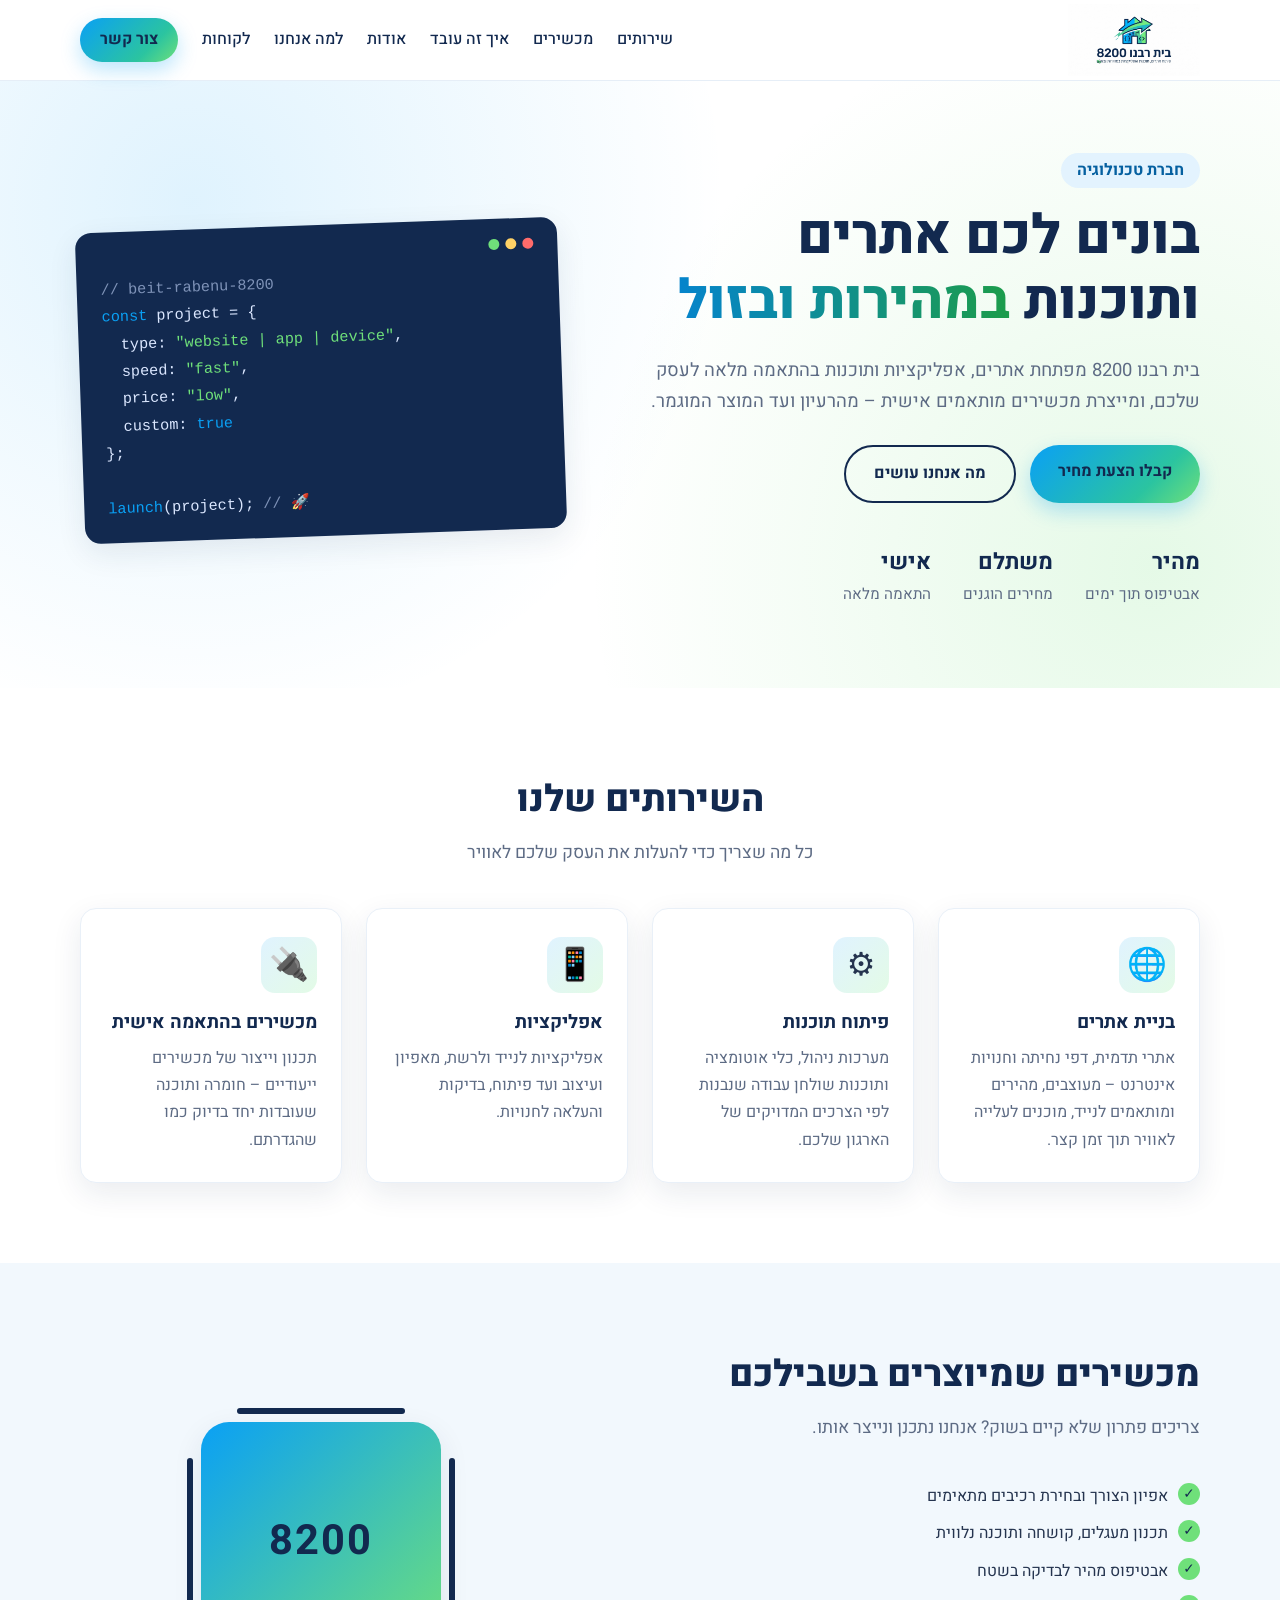
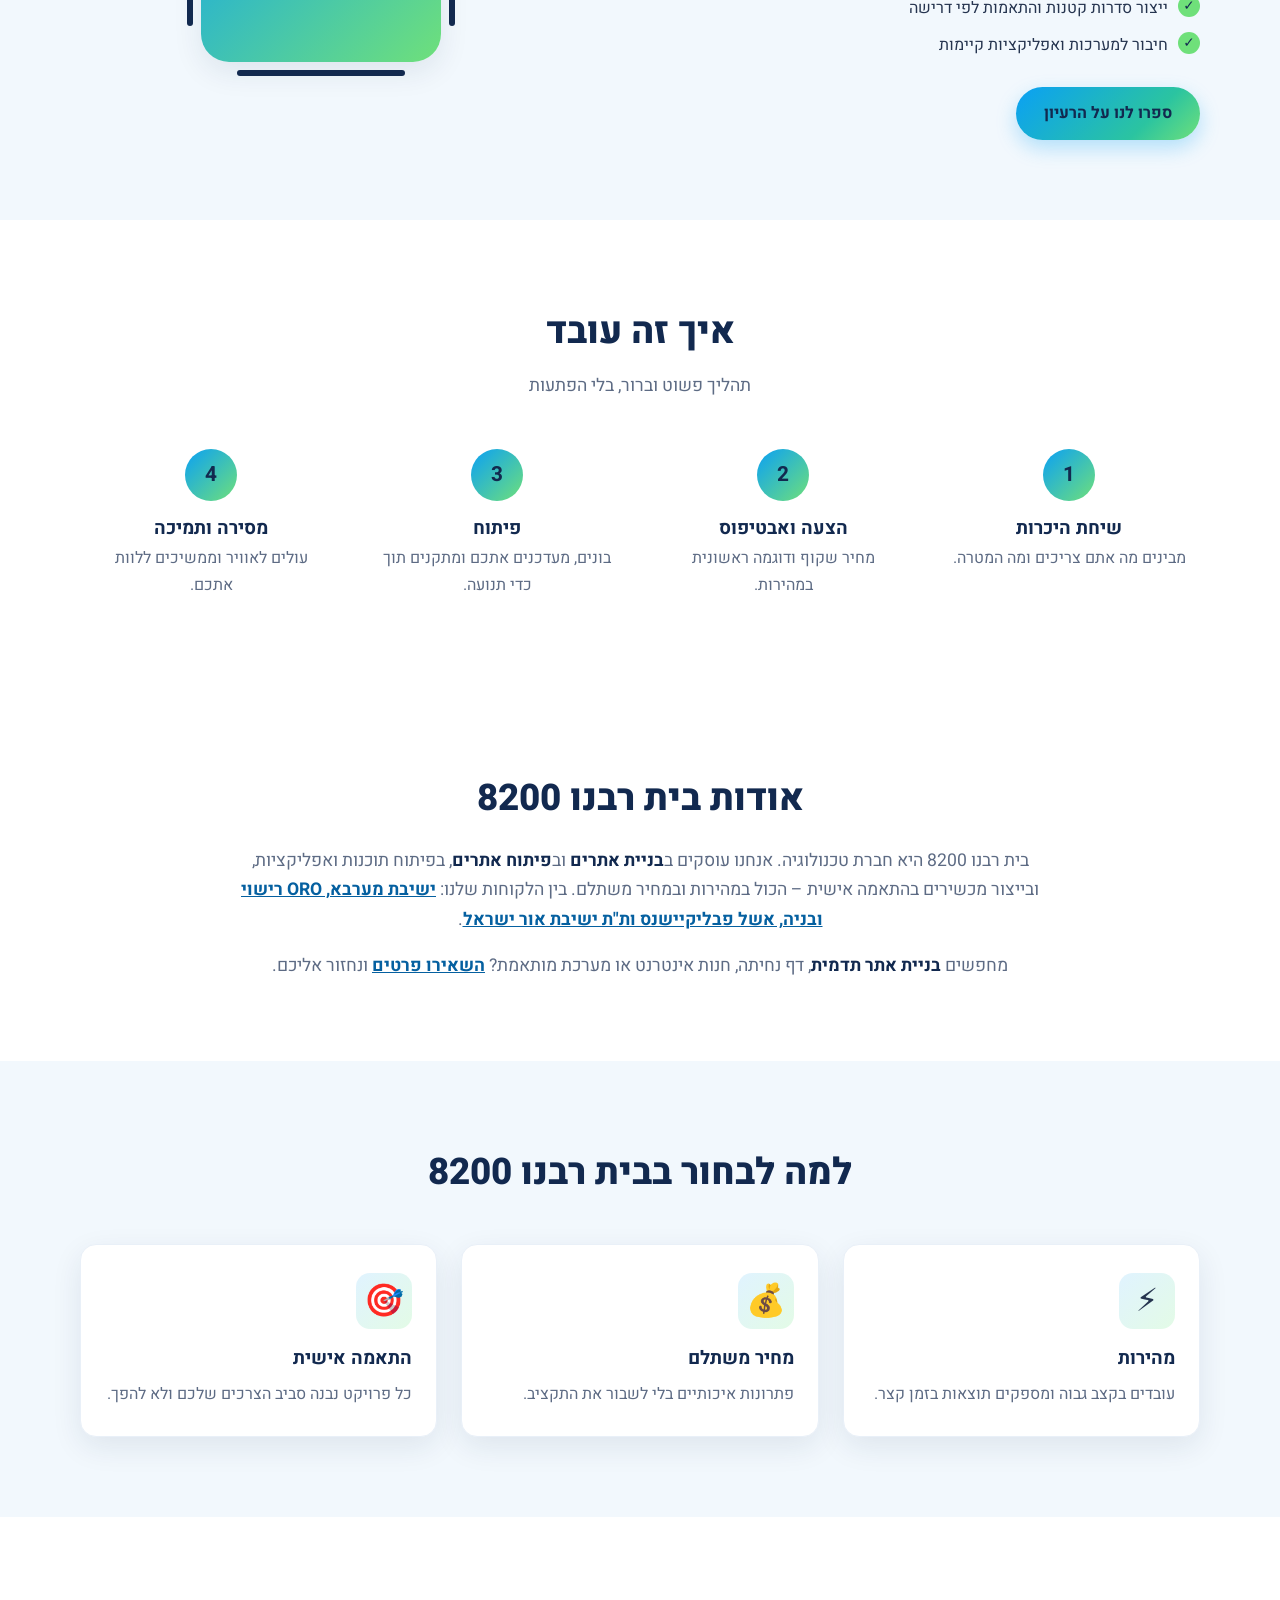
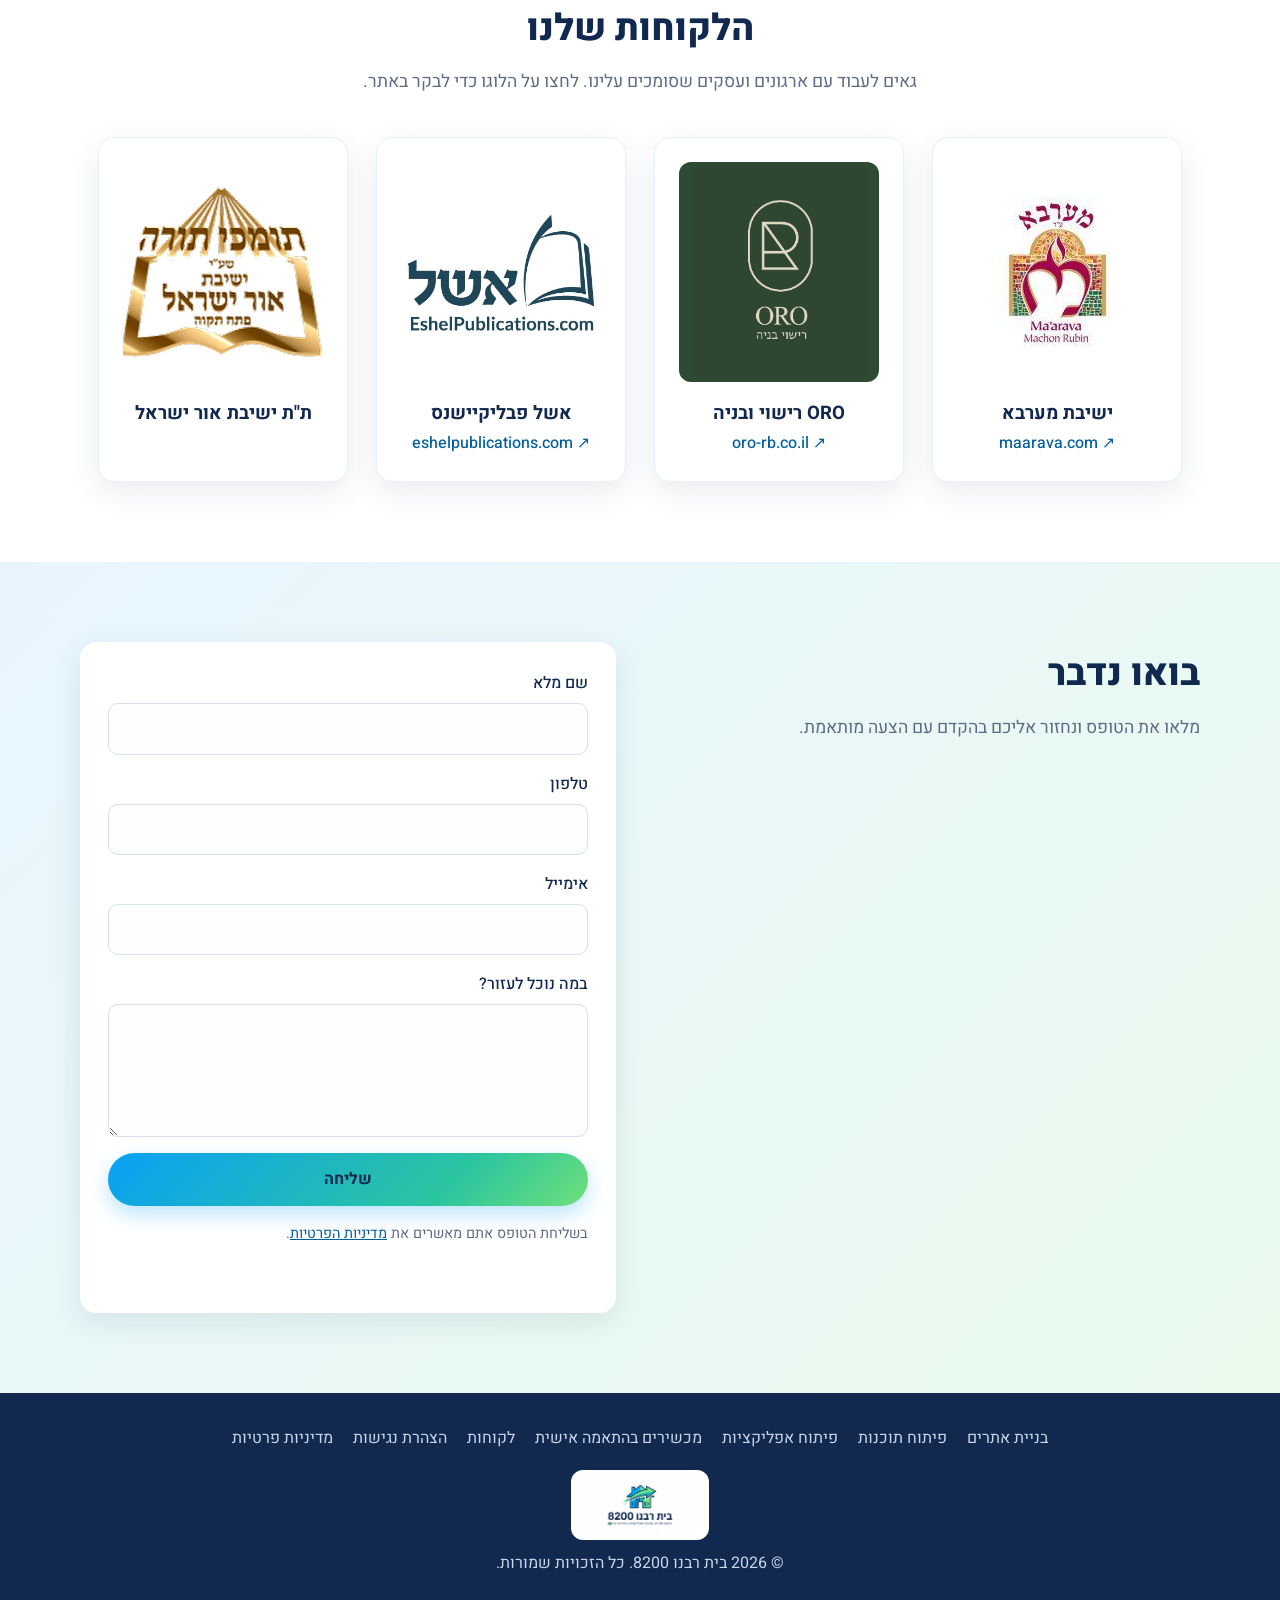
<file: index.html>
<!doctype html>
<html lang="he" dir="rtl">
<head>
  <meta charset="utf-8">
  <meta name="viewport" content="width=device-width, initial-scale=1">
  <title>בית רבנו 8200 | בניית אתרים, פיתוח אתרים ואפליקציות במהירות ובזול</title>
  <meta name="description" content="בית רבנו 8200 – חברת טכנולוגיה לבניית אתרים, פיתוח אתרים, תוכנות ואפליקציות במהירות ובמחיר זול, וייצור מכשירים מותאמים אישית. בראשות פינקי לופיאנסקי.">
  <meta name="keywords" content="בית רבנו 8200, בית רבנו, 8200, בניית אתרים, פיתוח אתרים, בניית אתרים בזול, בניית אתרים מהירה, פיתוח תוכנות, פיתוח אפליקציות, אתר תדמית, דף נחיתה, מכשירים בהתאמה אישית, חברת תוכנה, פינקי לופיאנסקי, פינקי">
  <meta name="author" content="פינקי לופיאנסקי">
  <meta name="robots" content="index, follow, max-image-preview:large">
  <link rel="canonical" href="https://rabenu8200.com/">
  <meta property="og:type" content="website">
  <meta property="og:locale" content="he_IL">
  <meta property="og:site_name" content="בית רבנו 8200">
  <meta property="og:title" content="בית רבנו 8200 | בניית אתרים, פיתוח אתרים ואפליקציות במהירות ובזול">
  <meta property="og:description" content="בית רבנו 8200 – חברת טכנולוגיה לבניית אתרים, פיתוח אתרים, תוכנות ואפליקציות במהירות ובמחיר זול, וייצור מכשירים מותאמים אישית. בראשות פינקי לופיאנסקי.">
  <meta property="og:url" content="https://rabenu8200.com/">
  <meta property="og:image" content="https://rabenu8200.com/assets/logo.jpg">
  <meta name="twitter:card" content="summary_large_image">
  <meta name="theme-color" content="#12294f">
  <script type="application/ld+json">{"@context": "https://schema.org", "@graph": [{"@type": "Organization", "@id": "https://rabenu8200.com/#org", "name": "בית רבנו 8200", "alternateName": ["בית רבנו", "Beit Rabenu 8200", "Beit Rabenu"], "url": "https://rabenu8200.com/", "logo": "https://rabenu8200.com/assets/icon-512.png", "founder": {"@id": "https://rabenu8200.com/#pinky"}, "description": "חברת טכנולוגיה לבניית אתרים, פיתוח תוכנות ואפליקציות ויצור מכשירים מותאמים אישית.", "areaServed": "IL", "knowsAbout": ["בניית אתרים", "פיתוח אתרים", "פיתוח תוכנות", "פיתוח אפליקציות", "מכשירים בהתאמה אישית"]}, {"@type": "Person", "@id": "https://rabenu8200.com/#pinky", "name": "פינקי לופיאנסקי", "alternateName": ["Pinky Lopiansky", "פינקי"], "worksFor": {"@id": "https://rabenu8200.com/#org"}}, {"@type": "WebSite", "name": "בית רבנו 8200", "url": "https://rabenu8200.com/", "inLanguage": "he"}, {"@type": "ProfessionalService", "name": "בית רבנו 8200", "url": "https://rabenu8200.com/", "image": "https://rabenu8200.com/assets/logo.jpg", "serviceType": ["בניית אתרים", "פיתוח אתרים", "פיתוח תוכנות", "פיתוח אפליקציות", "ייצור מכשירים בהתאמה אישית"], "areaServed": "IL", "priceRange": "$"}]}</script>
  <meta property="og:image:alt" content="לוגו בית רבנו 8200 – בניית אתרים ופיתוח תוכנות">
  <link rel="alternate" hreflang="he" href="https://rabenu8200.com/">
  <link rel="alternate" hreflang="x-default" href="https://rabenu8200.com/">
  <link rel="icon" href="/favicon.ico" sizes="any">
  <link rel="icon" type="image/png" sizes="48x48" href="/assets/icon-48.png">
  <link rel="icon" type="image/png" sizes="192x192" href="/assets/icon-192.png">
  <link rel="apple-touch-icon" href="/assets/icon-180.png">
  <link rel="manifest" href="/site.webmanifest">
  <link rel="preconnect" href="https://fonts.googleapis.com">
  <link rel="preconnect" href="https://fonts.gstatic.com" crossorigin>
  <link href="https://fonts.googleapis.com/css2?family=Heebo:wght@400;500;700;800&display=swap" rel="stylesheet">
  <link rel="stylesheet" href="styles.css">
</head>
<body>
<a class="skip" href="#main">דלגו לתוכן הראשי</a>

<header class="site-header" id="top">
  <div class="container nav">
    <a href="#top" class="brand" aria-label="בית רבנו 8200">
      <img src="assets/logo.jpg" alt="לוגו בית רבנו 8200" width="2000" height="1091">
    </a>
    <button class="menu-toggle" aria-label="תפריט" aria-expanded="false">☰</button>
    <nav class="menu" id="menu">
      <a href="#services">שירותים</a>
      <a href="#devices">מכשירים</a>
      <a href="#process">איך זה עובד</a>
      <a href="#about">אודות</a>
      <a href="#why">למה אנחנו</a>
      <a href="#clients">לקוחות</a>
      <a href="#contact" class="btn btn-small">צור קשר</a>
    </nav>
  </div>
</header>

<main id="main">
  <section class="hero">
    <div class="container hero-grid">
      <div class="hero-text">
        <span class="eyebrow">חברת טכנולוגיה</span>
        <h1>בונים לכם אתרים ותוכנות <span class="grad">במהירות ובזול</span></h1>
        <p class="lead">בית רבנו 8200 מפתחת אתרים, אפליקציות ותוכנות בהתאמה מלאה לעסק שלכם, ומייצרת מכשירים מותאמים אישית – מהרעיון ועד המוצר המוגמר.</p>
        <div class="cta-row">
          <a href="#contact" class="btn">קבלו הצעת מחיר</a>
          <a href="#services" class="btn btn-ghost">מה אנחנו עושים</a>
        </div>
        <ul class="stats">
          <li><strong>מהיר</strong><span>אבטיפוס תוך ימים</span></li>
          <li><strong>משתלם</strong><span>מחירים הוגנים</span></li>
          <li><strong>אישי</strong><span>התאמה מלאה</span></li>
        </ul>
      </div>
      <div class="hero-visual" aria-hidden="true">
        <div class="code-card">
          <div class="dots"><i></i><i></i><i></i></div>
<pre dir="ltr"><code><span class="c">// beit-rabenu-8200</span>
<span class="k">const</span> project = {
  type: <span class="s">"website | app | device"</span>,
  speed: <span class="s">"fast"</span>,
  price: <span class="s">"low"</span>,
  custom: <span class="k">true</span>
};

<span class="k">launch</span>(project); <span class="c">// 🚀</span></code></pre>
        </div>
      </div>
    </div>
  </section>

  <section class="section" id="services">
    <div class="container">
      <h2>השירותים שלנו</h2>
      <p class="sub">כל מה שצריך כדי להעלות את העסק שלכם לאוויר</p>
      <div class="cards">
        <article class="card">
          <div class="icon">🌐</div>
          <h3><a href="web-development.html">בניית אתרים</a></h3>
          <p>אתרי תדמית, דפי נחיתה וחנויות אינטרנט – מעוצבים, מהירים ומותאמים לנייד, מוכנים לעלייה לאוויר תוך זמן קצר.</p>
        </article>
        <article class="card">
          <div class="icon">⚙️</div>
          <h3><a href="software-development.html">פיתוח תוכנות</a></h3>
          <p>מערכות ניהול, כלי אוטומציה ותוכנות שולחן עבודה שנבנות לפי הצרכים המדויקים של הארגון שלכם.</p>
        </article>
        <article class="card">
          <div class="icon">📱</div>
          <h3><a href="app-development.html">אפליקציות</a></h3>
          <p>אפליקציות לנייד ולרשת, מאפיון ועיצוב ועד פיתוח, בדיקות והעלאה לחנויות.</p>
        </article>
        <article class="card">
          <div class="icon">🔌</div>
          <h3><a href="custom-devices.html">מכשירים בהתאמה אישית</a></h3>
          <p>תכנון וייצור של מכשירים ייעודיים – חומרה ותוכנה שעובדות יחד בדיוק כמו שהגדרתם.</p>
        </article>
      </div>
    </div>
  </section>

  <section class="section alt" id="devices">
    <div class="container split">
      <div>
        <h2>מכשירים שמיוצרים בשבילכם</h2>
        <p class="sub left">צריכים פתרון שלא קיים בשוק? אנחנו נתכנן ונייצר אותו.</p>
        <ul class="checks">
          <li>אפיון הצורך ובחירת רכיבים מתאימים</li>
          <li>תכנון מעגלים, קושחה ותוכנה נלווית</li>
          <li>אבטיפוס מהיר לבדיקה בשטח</li>
          <li>ייצור סדרות קטנות והתאמות לפי דרישה</li>
          <li>חיבור למערכות ואפליקציות קיימות</li>
        </ul>
        <a href="#contact" class="btn">ספרו לנו על הרעיון</a>
      </div>
      <div class="device-visual" aria-hidden="true">
        <div class="chip">
          <span></span><span></span><span></span><span></span>
          <b>8200</b>
        </div>
      </div>
    </div>
  </section>

  <section class="section" id="process">
    <div class="container">
      <h2>איך זה עובד</h2>
      <p class="sub">תהליך פשוט וברור, בלי הפתעות</p>
      <ol class="steps">
        <li><b>1</b><h3>שיחת היכרות</h3><p>מבינים מה אתם צריכים ומה המטרה.</p></li>
        <li><b>2</b><h3>הצעה ואבטיפוס</h3><p>מחיר שקוף ודוגמה ראשונית במהירות.</p></li>
        <li><b>3</b><h3>פיתוח</h3><p>בונים, מעדכנים אתכם ומתקנים תוך כדי תנועה.</p></li>
        <li><b>4</b><h3>מסירה ותמיכה</h3><p>עולים לאוויר וממשיכים ללוות אתכם.</p></li>
      </ol>
    </div>
  </section>

  <section class="section" id="about">
    <div class="container narrow">
      <h2>אודות בית רבנו 8200</h2>
      <p class="about-text">בית רבנו 8200 היא חברת טכנולוגיה. אנחנו עוסקים ב<strong>בניית אתרים</strong> וב<strong>פיתוח אתרים</strong>, בפיתוח תוכנות ואפליקציות, ובייצור מכשירים בהתאמה אישית – הכול במהירות ובמחיר משתלם. בין הלקוחות שלנו: <a href="#clients">ישיבת מערבא, ORO רישוי ובניה, אשל פבליקיישנס ות"ת ישיבת אור ישראל</a>.</p>
      <p class="about-text">מחפשים <strong>בניית אתר תדמית</strong>, דף נחיתה, חנות אינטרנט או מערכת מותאמת? <a href="#contact">השאירו פרטים</a> ונחזור אליכם.</p>
    </div>
  </section>

  <section class="section alt" id="why">
    <div class="container">
      <h2>למה לבחור בבית רבנו 8200</h2>
      <div class="cards three">
        <article class="card"><div class="icon">⚡</div><h3>מהירות</h3><p>עובדים בקצב גבוה ומספקים תוצאות בזמן קצר.</p></article>
        <article class="card"><div class="icon">💰</div><h3>מחיר משתלם</h3><p>פתרונות איכותיים בלי לשבור את התקציב.</p></article>
        <article class="card"><div class="icon">🎯</div><h3>התאמה אישית</h3><p>כל פרויקט נבנה סביב הצרכים שלכם ולא להפך.</p></article>
      </div>
    </div>
  </section>

  <section class="section" id="clients">
    <div class="container">
      <h2>הלקוחות שלנו</h2>
      <p class="sub">גאים לעבוד עם ארגונים ועסקים שסומכים עלינו. לחצו על הלוגו כדי לבקר באתר.</p>
      <div class="clients">
        <a class="client" href="https://maarava.com" target="_blank" rel="noopener">
          <div class="client-logo"><img src="assets/client-maarava.jpg" alt="לוגו ישיבת מערבא – לקוח של בית רבנו 8200" width="150" height="150" loading="lazy"></div>
          <h3>ישיבת מערבא</h3>
          <span class="visit">maarava.com ↗</span>
        </a>
        <a class="client" href="https://oro-rb.co.il/" target="_blank" rel="noopener">
          <div class="client-logo oro"><img src="assets/client-oro.png" alt="לוגו ORO רישוי ובניה – לקוח של בית רבנו 8200" width="523" height="625" loading="lazy"></div>
          <h3>ORO רישוי ובניה</h3>
          <span class="visit">oro-rb.co.il ↗</span>
        </a>
        <a class="client" href="https://www.eshelpublications.com/" target="_blank" rel="noopener">
          <div class="client-logo"><img src="assets/client-eshel.jpg" alt="לוגו הוצאת אשל – לקוח של בית רבנו 8200" width="738" height="477" loading="lazy"></div>
          <h3>אשל פבליקיישנס</h3>
          <span class="visit">eshelpublications.com ↗</span>
        </a>
        <div class="client client-static">
          <div class="client-logo"><img src="assets/client-or-israel.jpg" alt="לוגו ת&quot;ת ישיבת אור ישראל פתח תקווה – לקוח של בית רבנו 8200" width="700" height="610" loading="lazy"></div>
          <h3>ת"ת ישיבת אור ישראל</h3>
        </div>
      </div>
    </div>
  </section>

  <section class="section cta" id="contact">
    <div class="container contact">
      <div>
        <h2>בואו נדבר</h2>
        <p class="sub left">מלאו את הטופס ונחזור אליכם בהקדם עם הצעה מותאמת.</p>
      </div>
      <form class="form" id="contact-form" action="https://api.web3forms.com/submit" method="POST">
        <input type="hidden" name="access_key" value="6f994216-db02-4f8f-94ce-394135c2f6b0">
        <input type="hidden" name="subject" value="פנייה חדשה מאתר בית רבנו 8200">
        <input type="hidden" name="from_name" value="אתר בית רבנו 8200">
        <input type="checkbox" name="botcheck" style="display:none" tabindex="-1" autocomplete="off">
        <label>שם מלא<input name="name" required></label>
        <label>טלפון<input name="phone" type="tel" required></label>
        <label>אימייל<input name="email" type="email"></label>
        <label>במה נוכל לעזור?<textarea name="message" rows="4" required></textarea></label>
        <button class="btn" type="submit">שליחה</button>
        <p class="form-note">בשליחת הטופס אתם מאשרים את <a href="privacy.html">מדיניות הפרטיות</a>.</p>
        <p class="form-msg" id="form-msg" role="status" aria-live="polite"></p>
      </form>
    </div>
  </section>
</main>

<footer class="footer">
  <div class="container">
    <div class="footer-links">
      <a href="web-development.html">בניית אתרים</a>
      <a href="software-development.html">פיתוח תוכנות</a>
      <a href="app-development.html">פיתוח אפליקציות</a>
      <a href="custom-devices.html">מכשירים בהתאמה אישית</a>
      <a href="clients.html">לקוחות</a>
      <a href="accessibility.html">הצהרת נגישות</a>
      <a href="privacy.html">מדיניות פרטיות</a>
    </div>
    <img src="assets/logo.jpg" alt="בית רבנו 8200">
    <p>© <span id="year"></span> בית רבנו 8200. כל הזכויות שמורות.</p>
  </div>
</footer>

<script src="script.js"></script>
</body>
</html>
</file>
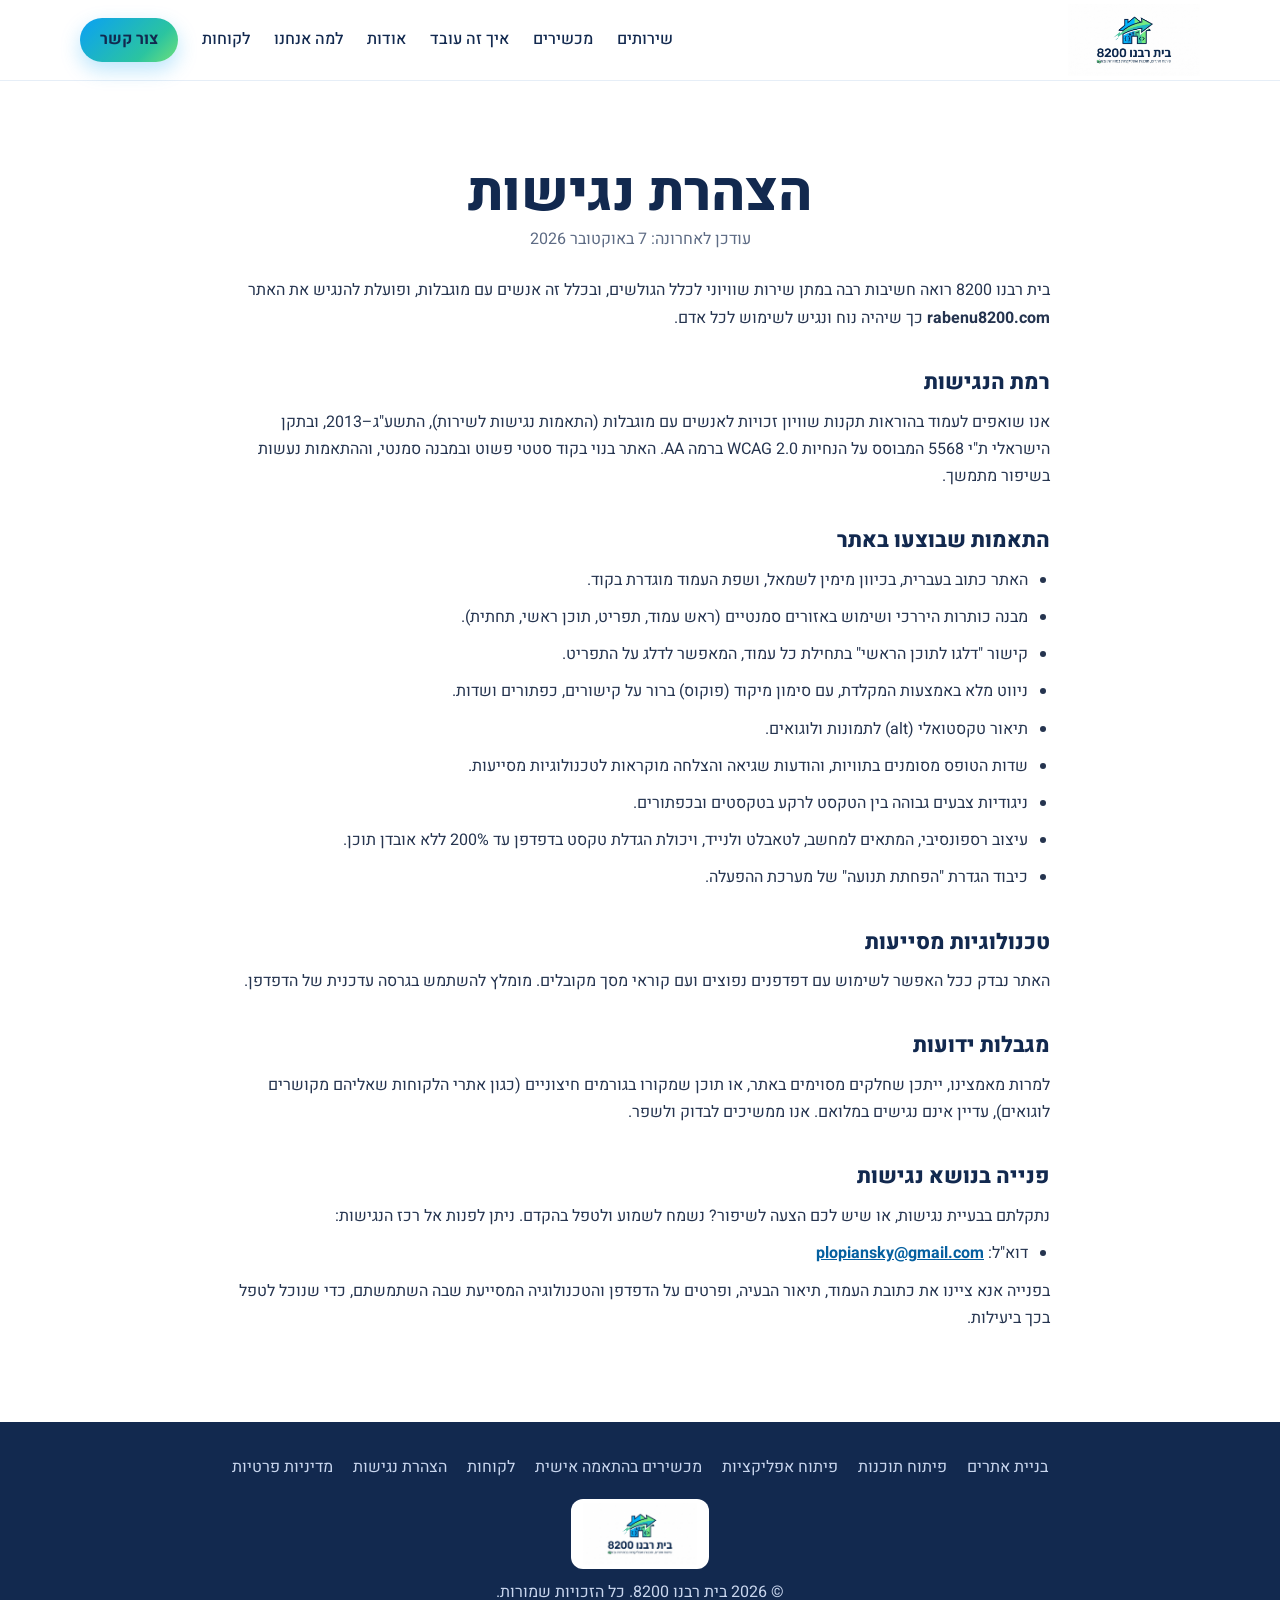
<file: accessibility.html>
<!doctype html>
<html lang="he" dir="rtl">
<head>
  <meta charset="utf-8">
  <meta name="viewport" content="width=device-width, initial-scale=1">
  <title>הצהרת נגישות | בית רבנו 8200</title>
  <meta name="description" content="הצהרת הנגישות של אתר בית רבנו 8200: התאמות שבוצעו, מגבלות ידועות ופרטי קשר לפנייה בנושא נגישות.">
  <meta name="robots" content="index, follow">
  <link rel="canonical" href="https://rabenu8200.com/accessibility">
  <meta property="og:type" content="website">
  <meta property="og:locale" content="he_IL">
  <meta property="og:site_name" content="בית רבנו 8200">
  <meta property="og:title" content="הצהרת נגישות | בית רבנו 8200">
  <meta property="og:description" content="הצהרת הנגישות של אתר בית רבנו 8200: התאמות שבוצעו, מגבלות ידועות ופרטי קשר לפנייה בנושא נגישות.">
  <meta property="og:url" content="https://rabenu8200.com/accessibility">
  <meta property="og:image" content="https://rabenu8200.com/assets/logo.jpg">
  <link rel="icon" href="/favicon.ico" sizes="any">
  <link rel="icon" type="image/png" sizes="48x48" href="/assets/icon-48.png">
  <link rel="icon" type="image/png" sizes="192x192" href="/assets/icon-192.png">
  <link rel="apple-touch-icon" href="/assets/icon-180.png">
  <link rel="manifest" href="/site.webmanifest">
  <link rel="preconnect" href="https://fonts.googleapis.com">
  <link rel="preconnect" href="https://fonts.gstatic.com" crossorigin>
  <link href="https://fonts.googleapis.com/css2?family=Heebo:wght@400;500;700;800&display=swap" rel="stylesheet">
  <link rel="stylesheet" href="styles.css">
</head>
<body>
<a class="skip" href="#main">דלגו לתוכן הראשי</a>
<header class="site-header" id="top">
  <div class="container nav">
    <a href="index.html" class="brand" aria-label="בית רבנו 8200">
      <img src="assets/logo.jpg" alt="לוגו בית רבנו 8200" width="2000" height="1091">
    </a>
    <button class="menu-toggle" aria-label="תפריט" aria-expanded="false">☰</button>
    <nav class="menu" id="menu">
      <a href="index.html#services">שירותים</a>
      <a href="index.html#devices">מכשירים</a>
      <a href="index.html#process">איך זה עובד</a>
      <a href="index.html#about">אודות</a>
      <a href="index.html#why">למה אנחנו</a>
      <a href="clients.html">לקוחות</a>
      <a href="index.html#contact" class="btn btn-small">צור קשר</a>
    </nav>
  </div>
</header>

<main id="main">
  <section class="section">
    <div class="container narrow legal">
      <h1>הצהרת נגישות</h1>
      <p class="updated">עודכן לאחרונה: 7 באוקטובר 2026</p>
      <p>בית רבנו 8200 רואה חשיבות רבה במתן שירות שוויוני לכלל הגולשים, ובכלל זה אנשים עם מוגבלות, ופועלת להנגיש את האתר <strong>rabenu8200.com</strong> כך שיהיה נוח ונגיש לשימוש לכל אדם.</p>

      <h2>רמת הנגישות</h2>
      <p>אנו שואפים לעמוד בהוראות תקנות שוויון זכויות לאנשים עם מוגבלות (התאמות נגישות לשירות), התשע"ג–2013, ובתקן הישראלי ת"י 5568 המבוסס על הנחיות WCAG 2.0 ברמה AA. האתר בנוי בקוד סטטי פשוט ובמבנה סמנטי, וההתאמות נעשות בשיפור מתמשך.</p>

      <h2>התאמות שבוצעו באתר</h2>
      <ul>
        <li>האתר כתוב בעברית, בכיוון מימין לשמאל, ושפת העמוד מוגדרת בקוד.</li>
        <li>מבנה כותרות היררכי ושימוש באזורים סמנטיים (ראש עמוד, תפריט, תוכן ראשי, תחתית).</li>
        <li>קישור "דלגו לתוכן הראשי" בתחילת כל עמוד, המאפשר לדלג על התפריט.</li>
        <li>ניווט מלא באמצעות המקלדת, עם סימון מיקוד (פוקוס) ברור על קישורים, כפתורים ושדות.</li>
        <li>תיאור טקסטואלי (alt) לתמונות ולוגואים.</li>
        <li>שדות הטופס מסומנים בתוויות, והודעות שגיאה והצלחה מוקראות לטכנולוגיות מסייעות.</li>
        <li>ניגודיות צבעים גבוהה בין הטקסט לרקע בטקסטים ובכפתורים.</li>
        <li>עיצוב רספונסיבי, המתאים למחשב, לטאבלט ולנייד, ויכולת הגדלת טקסט בדפדפן עד 200% ללא אובדן תוכן.</li>
        <li>כיבוד הגדרת "הפחתת תנועה" של מערכת ההפעלה.</li>
      </ul>

      <h2>טכנולוגיות מסייעות</h2>
      <p>האתר נבדק ככל האפשר לשימוש עם דפדפנים נפוצים ועם קוראי מסך מקובלים. מומלץ להשתמש בגרסה עדכנית של הדפדפן.</p>

      <h2>מגבלות ידועות</h2>
      <p>למרות מאמצינו, ייתכן שחלקים מסוימים באתר, או תוכן שמקורו בגורמים חיצוניים (כגון אתרי הלקוחות שאליהם מקושרים לוגואים), עדיין אינם נגישים במלואם. אנו ממשיכים לבדוק ולשפר.</p>

      <h2>פנייה בנושא נגישות</h2>
      <p>נתקלתם בבעיית נגישות, או שיש לכם הצעה לשיפור? נשמח לשמוע ולטפל בהקדם. ניתן לפנות אל רכז הנגישות:</p>
      <ul>
        <li>דוא"ל: <a href="mailto:plopiansky@gmail.com">plopiansky@gmail.com</a></li>
      </ul>
      <p>בפנייה אנא ציינו את כתובת העמוד, תיאור הבעיה, ופרטים על הדפדפן והטכנולוגיה המסייעת שבה השתמשתם, כדי שנוכל לטפל בכך ביעילות.</p>
    </div>
  </section>
</main>

<footer class="footer">
  <div class="container">
    <div class="footer-links">
      <a href="web-development.html">בניית אתרים</a>
      <a href="software-development.html">פיתוח תוכנות</a>
      <a href="app-development.html">פיתוח אפליקציות</a>
      <a href="custom-devices.html">מכשירים בהתאמה אישית</a>
      <a href="clients.html">לקוחות</a>
      <a href="accessibility.html">הצהרת נגישות</a>
      <a href="privacy.html">מדיניות פרטיות</a>
    </div>
    <img src="assets/logo.jpg" alt="בית רבנו 8200">
    <p>© <span id="year"></span> בית רבנו 8200. כל הזכויות שמורות.</p>
  </div>
</footer>

<script src="script.js"></script>
</body>
</html>
</file>
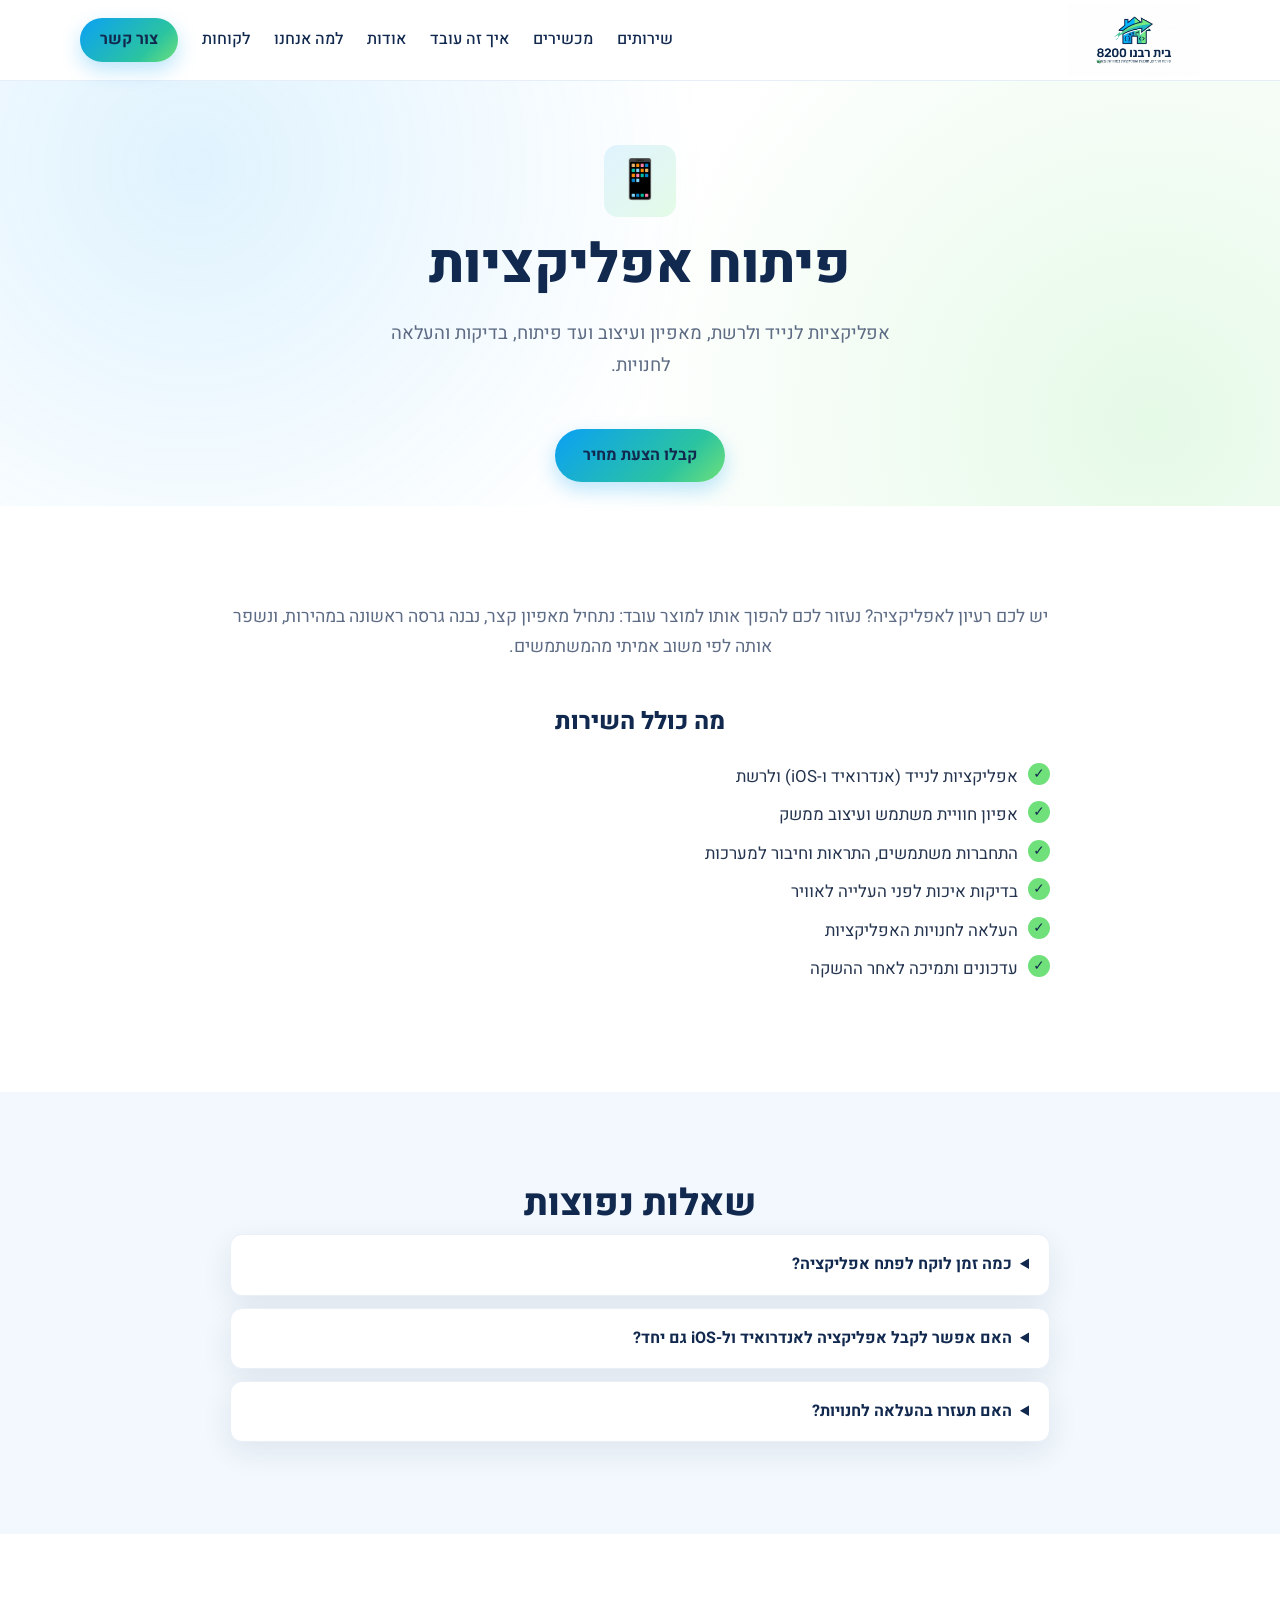
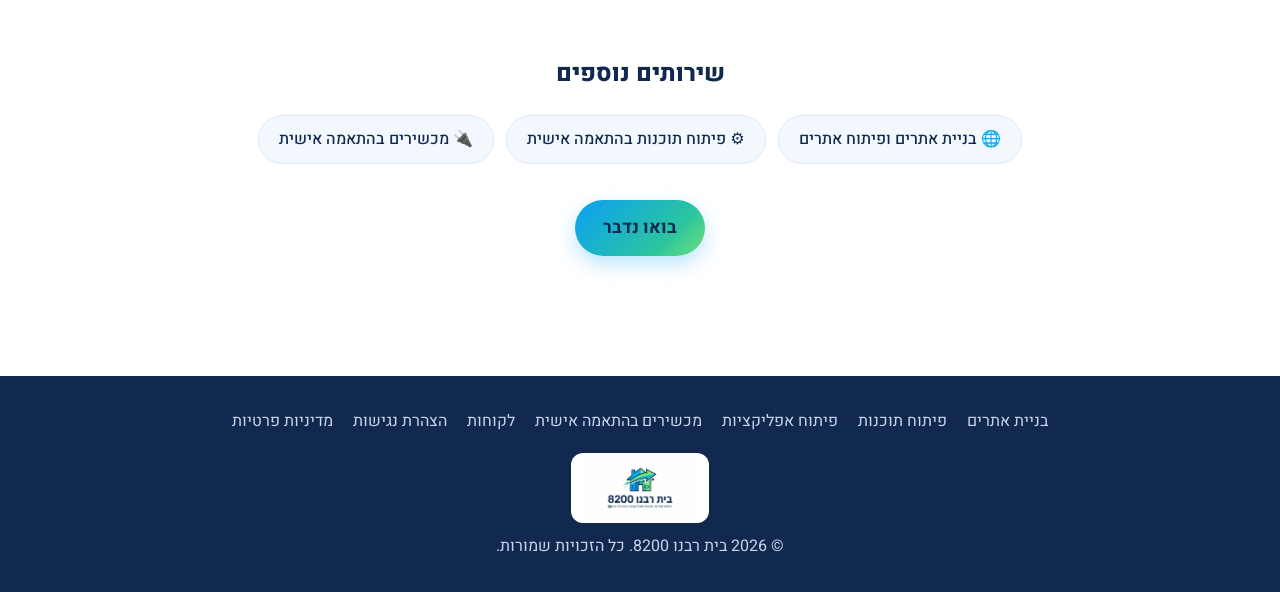
<file: app-development.html>
<!doctype html>
<html lang="he" dir="rtl">
<head>
  <meta charset="utf-8">
  <meta name="viewport" content="width=device-width, initial-scale=1">
  <title>פיתוח אפליקציות לנייד ולרשת | בית רבנו 8200</title>
  <meta name="description" content="בית רבנו 8200 מפתחת אפליקציות לנייד ולרשת – מאפיון ועיצוב ועד פיתוח, בדיקות והעלאה לחנויות, במהירות ובמחיר משתלם.">
  <meta name="robots" content="index, follow">
  <link rel="canonical" href="https://rabenu8200.com/app-development">
  <meta property="og:type" content="website">
  <meta property="og:locale" content="he_IL">
  <meta property="og:title" content="פיתוח אפליקציות לנייד ולרשת | בית רבנו 8200">
  <meta property="og:description" content="בית רבנו 8200 מפתחת אפליקציות לנייד ולרשת – מאפיון ועיצוב ועד פיתוח, בדיקות והעלאה לחנויות, במהירות ובמחיר משתלם.">
  <meta property="og:url" content="https://rabenu8200.com/app-development">
  <meta property="og:image" content="https://rabenu8200.com/assets/logo.jpg">
  <script type="application/ld+json">{"@context": "https://schema.org", "@graph": [{"@type": "Service", "name": "פיתוח אפליקציות", "description": "בית רבנו 8200 מפתחת אפליקציות לנייד ולרשת – מאפיון ועיצוב ועד פיתוח, בדיקות והעלאה לחנויות, במהירות ובמחיר משתלם.", "provider": {"@type": "Organization", "name": "בית רבנו 8200", "url": "https://rabenu8200.com/"}, "areaServed": "IL", "url": "https://rabenu8200.com/app-development"}, {"@type": "FAQPage", "mainEntity": [{"@type": "Question", "name": "כמה זמן לוקח לפתח אפליקציה?", "acceptedAnswer": {"@type": "Answer", "text": "גרסה ראשונה פשוטה יכולה להיות מוכנה תוך שבועות. ההיקף המדויק נקבע בשיחת האפיון."}}, {"@type": "Question", "name": "האם אפשר לקבל אפליקציה לאנדרואיד ול-iOS גם יחד?", "acceptedAnswer": {"@type": "Answer", "text": "כן, נתכנן את הפתרון כך שיתאים לשתי המערכות."}}, {"@type": "Question", "name": "האם תעזרו בהעלאה לחנויות?", "acceptedAnswer": {"@type": "Answer", "text": "כן, כולל הכנת החומרים והגדרות הפרסום."}}]}, {"@type": "BreadcrumbList", "itemListElement": [{"@type": "ListItem", "position": 1, "name": "בית רבנו 8200", "item": "https://rabenu8200.com/"}, {"@type": "ListItem", "position": 2, "name": "פיתוח אפליקציות", "item": "https://rabenu8200.com/app-development"}]}]}</script>
  <meta name="keywords" content="פיתוח אפליקציות, אפליקציה לאנדרואיד, אפליקציה ל-iOS, בניית אפליקציה, פיתוח אפליקציות בזול, בית רבנו 8200, פינקי לופיאנסקי">
  <meta name="author" content="פינקי לופיאנסקי">
  <meta property="og:site_name" content="בית רבנו 8200">
  <meta name="twitter:card" content="summary_large_image">
  <meta property="og:image:alt" content="לוגו בית רבנו 8200 – בניית אתרים ופיתוח תוכנות">
  <link rel="alternate" hreflang="he" href="https://rabenu8200.com/app-development">
  <link rel="alternate" hreflang="x-default" href="https://rabenu8200.com/app-development">
  <meta name="theme-color" content="#12294f">
  <link rel="icon" href="/favicon.ico" sizes="any">
  <link rel="icon" type="image/png" sizes="48x48" href="/assets/icon-48.png">
  <link rel="icon" type="image/png" sizes="192x192" href="/assets/icon-192.png">
  <link rel="apple-touch-icon" href="/assets/icon-180.png">
  <link rel="manifest" href="/site.webmanifest">
  <link rel="preconnect" href="https://fonts.googleapis.com">
  <link rel="preconnect" href="https://fonts.gstatic.com" crossorigin>
  <link href="https://fonts.googleapis.com/css2?family=Heebo:wght@400;500;700;800&display=swap" rel="stylesheet">
  <link rel="stylesheet" href="styles.css">
</head>
<body>
<a class="skip" href="#main">דלגו לתוכן הראשי</a>

<header class="site-header" id="top">
  <div class="container nav">
    <a href="index.html" class="brand" aria-label="בית רבנו 8200">
      <img src="assets/logo.jpg" alt="לוגו בית רבנו 8200" width="2000" height="1091">
    </a>
    <button class="menu-toggle" aria-label="תפריט" aria-expanded="false">☰</button>
    <nav class="menu" id="menu">
      <a href="index.html#services">שירותים</a>
      <a href="index.html#devices">מכשירים</a>
      <a href="index.html#process">איך זה עובד</a>
      <a href="index.html#about">אודות</a>
      <a href="index.html#why">למה אנחנו</a>
      <a href="clients.html">לקוחות</a>
      <a href="index.html#contact" class="btn btn-small">צור קשר</a>
    </nav>
  </div>
</header>

<main id="main">
  <section class="page-hero">
    <div class="container">
      <div class="icon big">📱</div>
      <h1>פיתוח אפליקציות</h1>
      <p class="lead">אפליקציות לנייד ולרשת, מאפיון ועיצוב ועד פיתוח, בדיקות והעלאה לחנויות.</p>
      <a href="index.html#contact" class="btn">קבלו הצעת מחיר</a>
    </div>
  </section>

  <section class="section">
    <div class="container narrow">
      <p class="about-text">יש לכם רעיון לאפליקציה? נעזור לכם להפוך אותו למוצר עובד: נתחיל מאפיון קצר, נבנה גרסה ראשונה במהירות, ונשפר אותה לפי משוב אמיתי מהמשתמשים.</p>
      <h2 class="h2-sm">מה כולל השירות</h2>
      <ul class="checks wide"><li>אפליקציות לנייד (אנדרואיד ו-iOS) ולרשת</li><li>אפיון חוויית משתמש ועיצוב ממשק</li><li>התחברות משתמשים, התראות וחיבור למערכות</li><li>בדיקות איכות לפני העלייה לאוויר</li><li>העלאה לחנויות האפליקציות</li><li>עדכונים ותמיכה לאחר ההשקה</li></ul>
    </div>
  </section>

  <section class="section alt">
    <div class="container narrow">
      <h2>שאלות נפוצות</h2>
      <div class="faq"><details><summary>כמה זמן לוקח לפתח אפליקציה?</summary><p>גרסה ראשונה פשוטה יכולה להיות מוכנה תוך שבועות. ההיקף המדויק נקבע בשיחת האפיון.</p></details><details><summary>האם אפשר לקבל אפליקציה לאנדרואיד ול-iOS גם יחד?</summary><p>כן, נתכנן את הפתרון כך שיתאים לשתי המערכות.</p></details><details><summary>האם תעזרו בהעלאה לחנויות?</summary><p>כן, כולל הכנת החומרים והגדרות הפרסום.</p></details></div>
    </div>
  </section>

  <section class="section">
    <div class="container narrow">
      <h2 class="h2-sm">שירותים נוספים</h2>
      <div class="more"><a href="web-development.html">🌐 בניית אתרים ופיתוח אתרים</a><a href="software-development.html">⚙️ פיתוח תוכנות בהתאמה אישית</a><a href="custom-devices.html">🔌 מכשירים בהתאמה אישית</a></div>
      <p class="sub" style="margin-top:36px"><a href="index.html#contact" class="btn">בואו נדבר</a></p>
    </div>
  </section>
</main>

<footer class="footer">
  <div class="container">
    <div class="footer-links">
      <a href="web-development.html">בניית אתרים</a>
      <a href="software-development.html">פיתוח תוכנות</a>
      <a href="app-development.html">פיתוח אפליקציות</a>
      <a href="custom-devices.html">מכשירים בהתאמה אישית</a>
      <a href="clients.html">לקוחות</a>
      <a href="accessibility.html">הצהרת נגישות</a>
      <a href="privacy.html">מדיניות פרטיות</a>
    </div>
    <img src="assets/logo.jpg" alt="בית רבנו 8200">
    <p>© <span id="year"></span> בית רבנו 8200. כל הזכויות שמורות.</p>
  </div>
</footer>

<script src="script.js"></script>
</body>
</html>
</file>
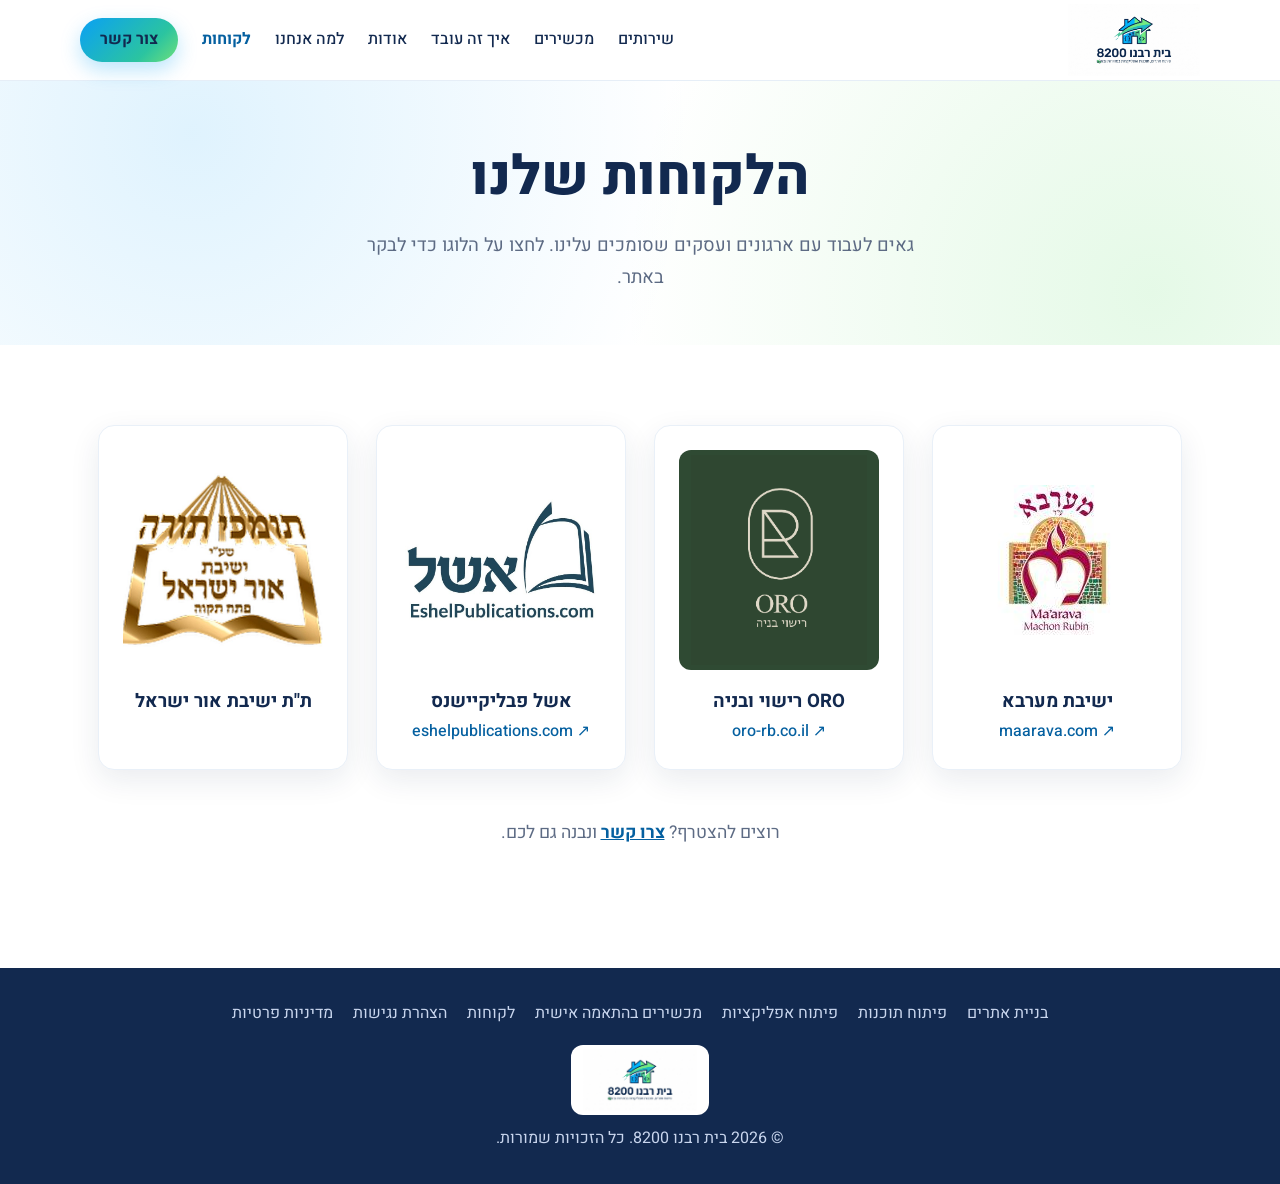
<file: clients.html>
<!doctype html>
<html lang="he" dir="rtl">
<head>
  <meta charset="utf-8">
  <meta name="viewport" content="width=device-width, initial-scale=1">
  <title>הלקוחות שלנו | בית רבנו 8200 – בניית אתרים ופיתוח</title>
  <meta name="description" content="הלקוחות של בית רבנו 8200, חברת בניית אתרים ופיתוח תוכנות בראשות פינקי לופיאנסקי: ישיבת מערבא, ORO רישוי ובניה, אשל פבליקיישנס ות"ת ישיבת אור ישראל.">
  <meta name="robots" content="index, follow">
  <link rel="canonical" href="https://rabenu8200.com/clients">
  <meta property="og:type" content="website">
  <meta property="og:locale" content="he_IL">
  <meta property="og:title" content="הלקוחות שלנו | בית רבנו 8200 – בניית אתרים ופיתוח">
  <meta property="og:description" content="הלקוחות של בית רבנו 8200, חברת בניית אתרים ופיתוח תוכנות בראשות פינקי לופיאנסקי: ישיבת מערבא, ORO רישוי ובניה, אשל פבליקיישנס ות"ת ישיבת אור ישראל.">
  <meta property="og:url" content="https://rabenu8200.com/clients">
  <meta property="og:image" content="https://rabenu8200.com/assets/logo.jpg">
  <meta name="keywords" content="לקוחות בית רבנו 8200, ישיבת מערבא, ORO רישוי ובניה, אשל פבליקיישנס, בית רבנו 8200, בניית אתרים, פיתוח אתרים, פינקי לופיאנסקי">
  <meta name="author" content="פינקי לופיאנסקי">
  <meta property="og:site_name" content="בית רבנו 8200">
  <meta name="twitter:card" content="summary_large_image">
  <meta property="og:image:alt" content="לוגו בית רבנו 8200 – בניית אתרים ופיתוח תוכנות">
  <link rel="alternate" hreflang="he" href="https://rabenu8200.com/clients">
  <link rel="alternate" hreflang="x-default" href="https://rabenu8200.com/clients">
  <meta name="theme-color" content="#12294f">
  <script type="application/ld+json">{"@context": "https://schema.org", "@graph": [{"@type": "CollectionPage", "name": "הלקוחות של בית רבנו 8200", "url": "https://rabenu8200.com/clients", "inLanguage": "he", "isPartOf": {"@type": "WebSite", "url": "https://rabenu8200.com/"}}, {"@type": "ItemList", "itemListElement": [{"@type": "ListItem", "position": 1, "item": {"@type": "Organization", "name": "ישיבת מערבא", "url": "https://maarava.com"}}, {"@type": "ListItem", "position": 2, "item": {"@type": "Organization", "name": "ORO רישוי ובניה", "url": "https://oro-rb.co.il/"}}, {"@type": "ListItem", "position": 3, "item": {"@type": "Organization", "name": "אשל פבליקיישנס", "url": "https://www.eshelpublications.com/"}}, {"@type": "ListItem", "position": 4, "item": {"@type": "Organization", "name": "ת\"ת ישיבת אור ישראל"}}]}, {"@type": "BreadcrumbList", "itemListElement": [{"@type": "ListItem", "position": 1, "name": "בית רבנו 8200", "item": "https://rabenu8200.com/"}, {"@type": "ListItem", "position": 2, "name": "לקוחות", "item": "https://rabenu8200.com/clients"}]}]}</script>
  <link rel="icon" href="/favicon.ico" sizes="any">
  <link rel="icon" type="image/png" sizes="48x48" href="/assets/icon-48.png">
  <link rel="icon" type="image/png" sizes="192x192" href="/assets/icon-192.png">
  <link rel="apple-touch-icon" href="/assets/icon-180.png">
  <link rel="manifest" href="/site.webmanifest">
  <link rel="preconnect" href="https://fonts.googleapis.com">
  <link rel="preconnect" href="https://fonts.gstatic.com" crossorigin>
  <link href="https://fonts.googleapis.com/css2?family=Heebo:wght@400;500;700;800&display=swap" rel="stylesheet">
  <link rel="stylesheet" href="styles.css">
</head>
<body>
<a class="skip" href="#main">דלגו לתוכן הראשי</a>

<header class="site-header" id="top">
  <div class="container nav">
    <a href="index.html" class="brand" aria-label="בית רבנו 8200">
      <img src="assets/logo.jpg" alt="לוגו בית רבנו 8200" width="2000" height="1091">
    </a>
    <button class="menu-toggle" aria-label="תפריט" aria-expanded="false">☰</button>
    <nav class="menu" id="menu">
      <a href="index.html#services">שירותים</a>
      <a href="index.html#devices">מכשירים</a>
      <a href="index.html#process">איך זה עובד</a>
      <a href="index.html#about">אודות</a>
      <a href="index.html#why">למה אנחנו</a>
      <a href="clients.html" aria-current="page">לקוחות</a>
      <a href="index.html#contact" class="btn btn-small">צור קשר</a>
    </nav>
  </div>
</header>

<main id="main">
  <section class="page-hero">
    <div class="container">
      <h1>הלקוחות שלנו</h1>
      <p class="lead">גאים לעבוד עם ארגונים ועסקים שסומכים עלינו. לחצו על הלוגו כדי לבקר באתר.</p>
    </div>
  </section>

  <section class="section">
    <div class="container">
      <div class="clients">
        <a class="client" href="https://maarava.com" target="_blank" rel="noopener">
          <div class="client-logo"><img src="assets/client-maarava.jpg" alt="לוגו ישיבת מערבא – לקוח של בית רבנו 8200" width="150" height="150" loading="lazy"></div>
          <h3>ישיבת מערבא</h3>
          <span class="visit">maarava.com ↗</span>
        </a>
        <a class="client" href="https://oro-rb.co.il/" target="_blank" rel="noopener">
          <div class="client-logo oro"><img src="assets/client-oro.png" alt="לוגו ORO רישוי ובניה – לקוח של בית רבנו 8200" width="523" height="625" loading="lazy"></div>
          <h3>ORO רישוי ובניה</h3>
          <span class="visit">oro-rb.co.il ↗</span>
        </a>
        <a class="client" href="https://www.eshelpublications.com/" target="_blank" rel="noopener">
          <div class="client-logo"><img src="assets/client-eshel.jpg" alt="לוגו הוצאת אשל – לקוח של בית רבנו 8200" width="738" height="477" loading="lazy"></div>
          <h3>אשל פבליקיישנס</h3>
          <span class="visit">eshelpublications.com ↗</span>
        </a>
        <div class="client client-static">
          <div class="client-logo"><img src="assets/client-or-israel.jpg" alt="לוגו ת&quot;ת ישיבת אור ישראל פתח תקווה – לקוח של בית רבנו 8200" width="700" height="610" loading="lazy"></div>
          <h3>ת"ת ישיבת אור ישראל</h3>
        </div>
      </div>
      <p class="sub" style="margin-top:48px">רוצים להצטרף? <a href="index.html#contact" class="inline-link">צרו קשר</a> ונבנה גם לכם.</p>
    </div>
  </section>
</main>

<footer class="footer">
  <div class="container">
    <div class="footer-links">
      <a href="web-development.html">בניית אתרים</a>
      <a href="software-development.html">פיתוח תוכנות</a>
      <a href="app-development.html">פיתוח אפליקציות</a>
      <a href="custom-devices.html">מכשירים בהתאמה אישית</a>
      <a href="clients.html">לקוחות</a>
      <a href="accessibility.html">הצהרת נגישות</a>
      <a href="privacy.html">מדיניות פרטיות</a>
    </div>
    <img src="assets/logo.jpg" alt="בית רבנו 8200">
    <p>© <span id="year"></span> בית רבנו 8200. כל הזכויות שמורות.</p>
  </div>
</footer>

<script src="script.js"></script>
</body>
</html>
</file>
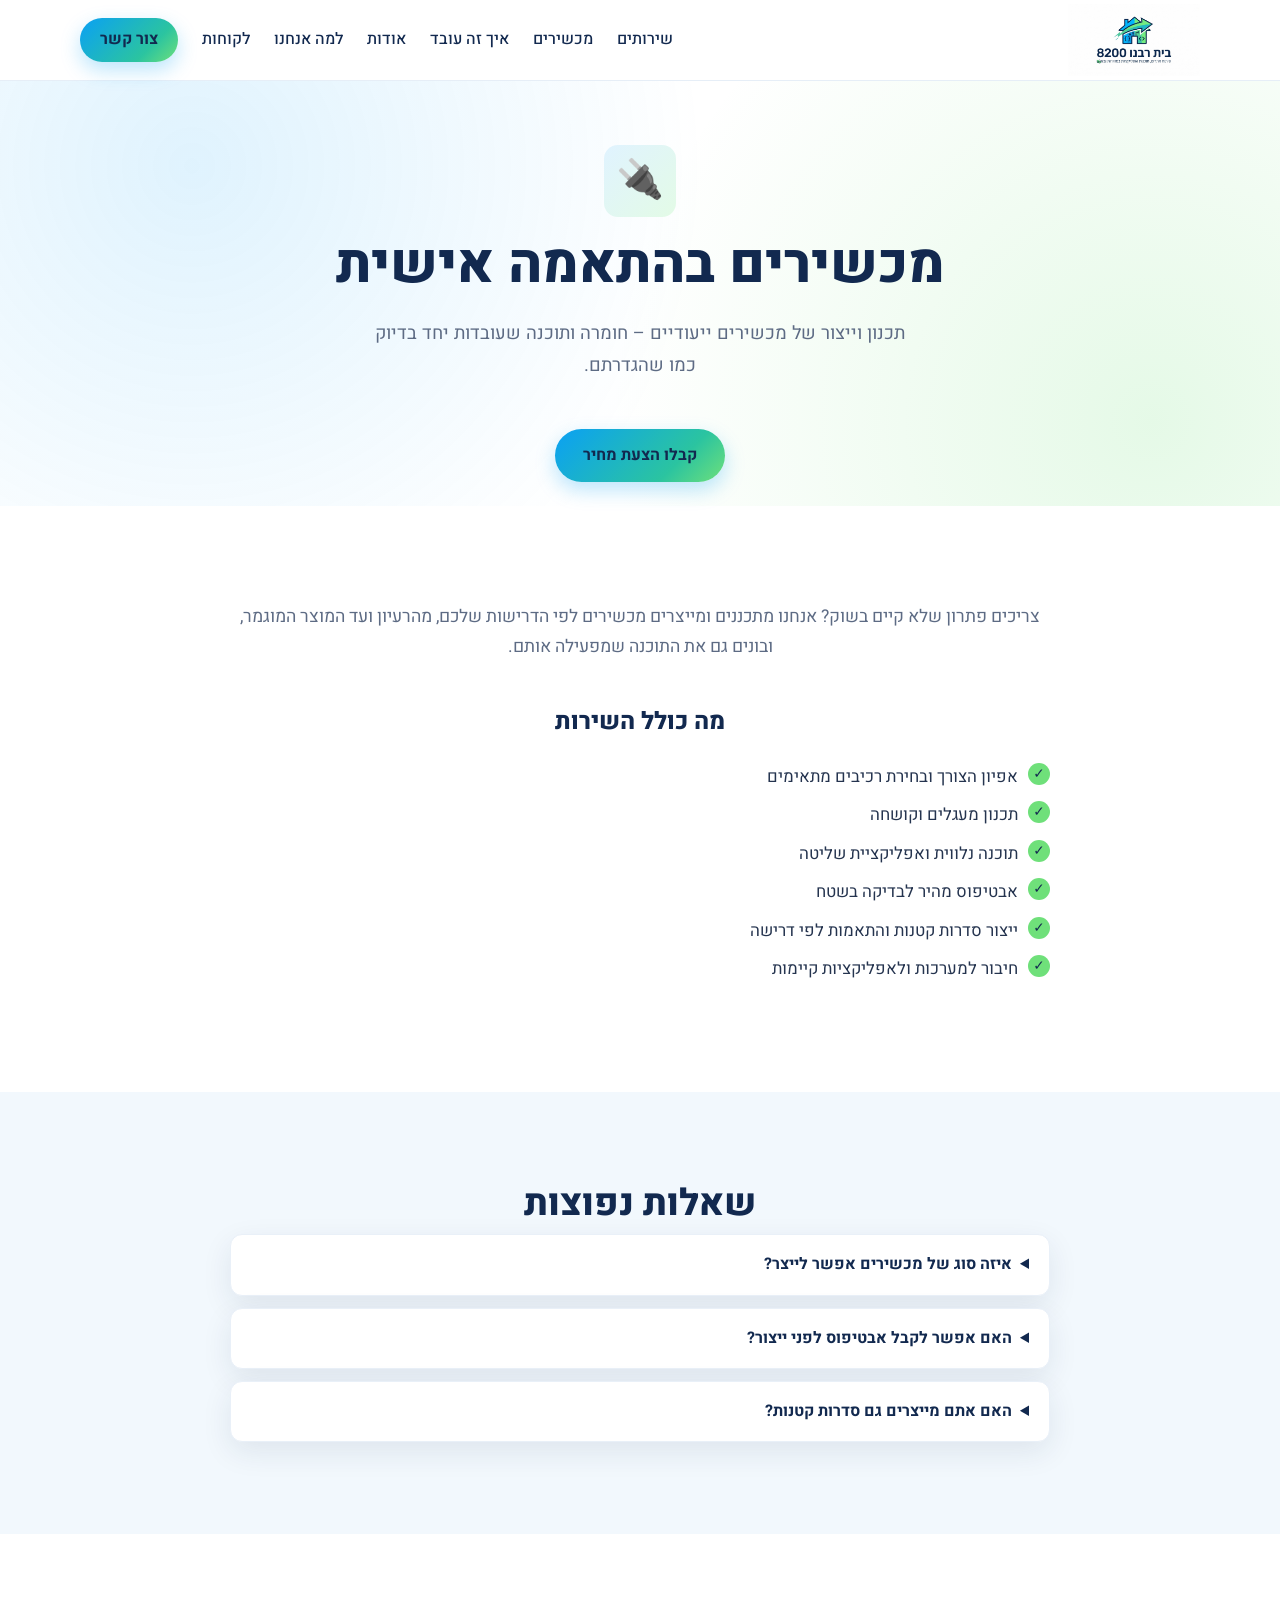
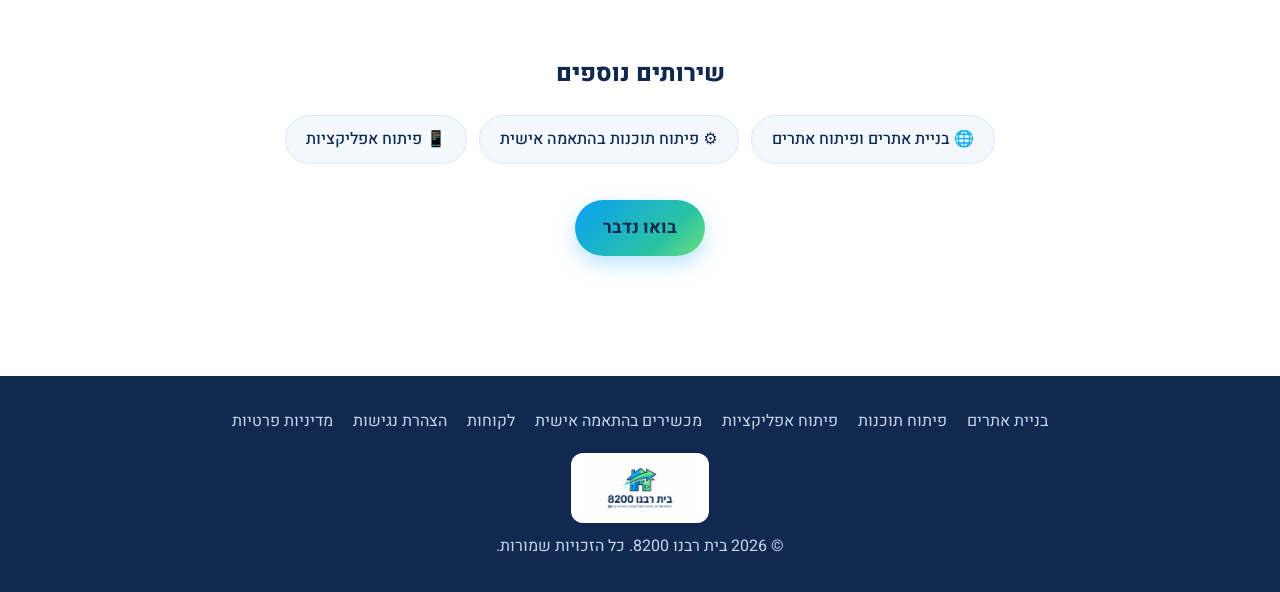
<file: custom-devices.html>
<!doctype html>
<html lang="he" dir="rtl">
<head>
  <meta charset="utf-8">
  <meta name="viewport" content="width=device-width, initial-scale=1">
  <title>תכנון וייצור מכשירים בהתאמה אישית | בית רבנו 8200</title>
  <meta name="description" content="בית רבנו 8200 מתכננת ומייצרת מכשירים בהתאמה אישית – חומרה, קושחה ותוכנה שעובדות יחד לפי הדרישות שלכם.">
  <meta name="robots" content="index, follow">
  <link rel="canonical" href="https://rabenu8200.com/custom-devices">
  <meta property="og:type" content="website">
  <meta property="og:locale" content="he_IL">
  <meta property="og:title" content="תכנון וייצור מכשירים בהתאמה אישית | בית רבנו 8200">
  <meta property="og:description" content="בית רבנו 8200 מתכננת ומייצרת מכשירים בהתאמה אישית – חומרה, קושחה ותוכנה שעובדות יחד לפי הדרישות שלכם.">
  <meta property="og:url" content="https://rabenu8200.com/custom-devices">
  <meta property="og:image" content="https://rabenu8200.com/assets/logo.jpg">
  <script type="application/ld+json">{"@context": "https://schema.org", "@graph": [{"@type": "Service", "name": "מכשירים בהתאמה אישית", "description": "בית רבנו 8200 מתכננת ומייצרת מכשירים בהתאמה אישית – חומרה, קושחה ותוכנה שעובדות יחד לפי הדרישות שלכם.", "provider": {"@type": "Organization", "name": "בית רבנו 8200", "url": "https://rabenu8200.com/"}, "areaServed": "IL", "url": "https://rabenu8200.com/custom-devices"}, {"@type": "FAQPage", "mainEntity": [{"@type": "Question", "name": "איזה סוג של מכשירים אפשר לייצר?", "acceptedAnswer": {"@type": "Answer", "text": "מכשירים ייעודיים לפי הצורך שלכם. נבדוק התאמה ואפשרות ייצור בשיחת האפיון."}}, {"@type": "Question", "name": "האם אפשר לקבל אבטיפוס לפני ייצור?", "acceptedAnswer": {"@type": "Answer", "text": "כן. אנחנו מתחילים באבטיפוס לבדיקה בשטח ורק אחר כך עוברים לייצור."}}, {"@type": "Question", "name": "האם אתם מייצרים גם סדרות קטנות?", "acceptedAnswer": {"@type": "Answer", "text": "כן, סדרות קטנות והתאמות לפי דרישה."}}]}, {"@type": "BreadcrumbList", "itemListElement": [{"@type": "ListItem", "position": 1, "name": "בית רבנו 8200", "item": "https://rabenu8200.com/"}, {"@type": "ListItem", "position": 2, "name": "מכשירים בהתאמה אישית", "item": "https://rabenu8200.com/custom-devices"}]}]}</script>
  <meta name="keywords" content="מכשירים בהתאמה אישית, ייצור מכשירים, פיתוח חומרה, אבטיפוס מכשיר, פיתוח קושחה, בית רבנו 8200, פינקי לופיאנסקי">
  <meta name="author" content="פינקי לופיאנסקי">
  <meta property="og:site_name" content="בית רבנו 8200">
  <meta name="twitter:card" content="summary_large_image">
  <meta property="og:image:alt" content="לוגו בית רבנו 8200 – בניית אתרים ופיתוח תוכנות">
  <link rel="alternate" hreflang="he" href="https://rabenu8200.com/custom-devices">
  <link rel="alternate" hreflang="x-default" href="https://rabenu8200.com/custom-devices">
  <meta name="theme-color" content="#12294f">
  <link rel="icon" href="/favicon.ico" sizes="any">
  <link rel="icon" type="image/png" sizes="48x48" href="/assets/icon-48.png">
  <link rel="icon" type="image/png" sizes="192x192" href="/assets/icon-192.png">
  <link rel="apple-touch-icon" href="/assets/icon-180.png">
  <link rel="manifest" href="/site.webmanifest">
  <link rel="preconnect" href="https://fonts.googleapis.com">
  <link rel="preconnect" href="https://fonts.gstatic.com" crossorigin>
  <link href="https://fonts.googleapis.com/css2?family=Heebo:wght@400;500;700;800&display=swap" rel="stylesheet">
  <link rel="stylesheet" href="styles.css">
</head>
<body>
<a class="skip" href="#main">דלגו לתוכן הראשי</a>

<header class="site-header" id="top">
  <div class="container nav">
    <a href="index.html" class="brand" aria-label="בית רבנו 8200">
      <img src="assets/logo.jpg" alt="לוגו בית רבנו 8200" width="2000" height="1091">
    </a>
    <button class="menu-toggle" aria-label="תפריט" aria-expanded="false">☰</button>
    <nav class="menu" id="menu">
      <a href="index.html#services">שירותים</a>
      <a href="index.html#devices">מכשירים</a>
      <a href="index.html#process">איך זה עובד</a>
      <a href="index.html#about">אודות</a>
      <a href="index.html#why">למה אנחנו</a>
      <a href="clients.html">לקוחות</a>
      <a href="index.html#contact" class="btn btn-small">צור קשר</a>
    </nav>
  </div>
</header>

<main id="main">
  <section class="page-hero">
    <div class="container">
      <div class="icon big">🔌</div>
      <h1>מכשירים בהתאמה אישית</h1>
      <p class="lead">תכנון וייצור של מכשירים ייעודיים – חומרה ותוכנה שעובדות יחד בדיוק כמו שהגדרתם.</p>
      <a href="index.html#contact" class="btn">קבלו הצעת מחיר</a>
    </div>
  </section>

  <section class="section">
    <div class="container narrow">
      <p class="about-text">צריכים פתרון שלא קיים בשוק? אנחנו מתכננים ומייצרים מכשירים לפי הדרישות שלכם, מהרעיון ועד המוצר המוגמר, ובונים גם את התוכנה שמפעילה אותם.</p>
      <h2 class="h2-sm">מה כולל השירות</h2>
      <ul class="checks wide"><li>אפיון הצורך ובחירת רכיבים מתאימים</li><li>תכנון מעגלים וקושחה</li><li>תוכנה נלווית ואפליקציית שליטה</li><li>אבטיפוס מהיר לבדיקה בשטח</li><li>ייצור סדרות קטנות והתאמות לפי דרישה</li><li>חיבור למערכות ולאפליקציות קיימות</li></ul>
    </div>
  </section>

  <section class="section alt">
    <div class="container narrow">
      <h2>שאלות נפוצות</h2>
      <div class="faq"><details><summary>איזה סוג של מכשירים אפשר לייצר?</summary><p>מכשירים ייעודיים לפי הצורך שלכם. נבדוק התאמה ואפשרות ייצור בשיחת האפיון.</p></details><details><summary>האם אפשר לקבל אבטיפוס לפני ייצור?</summary><p>כן. אנחנו מתחילים באבטיפוס לבדיקה בשטח ורק אחר כך עוברים לייצור.</p></details><details><summary>האם אתם מייצרים גם סדרות קטנות?</summary><p>כן, סדרות קטנות והתאמות לפי דרישה.</p></details></div>
    </div>
  </section>

  <section class="section">
    <div class="container narrow">
      <h2 class="h2-sm">שירותים נוספים</h2>
      <div class="more"><a href="web-development.html">🌐 בניית אתרים ופיתוח אתרים</a><a href="software-development.html">⚙️ פיתוח תוכנות בהתאמה אישית</a><a href="app-development.html">📱 פיתוח אפליקציות</a></div>
      <p class="sub" style="margin-top:36px"><a href="index.html#contact" class="btn">בואו נדבר</a></p>
    </div>
  </section>
</main>

<footer class="footer">
  <div class="container">
    <div class="footer-links">
      <a href="web-development.html">בניית אתרים</a>
      <a href="software-development.html">פיתוח תוכנות</a>
      <a href="app-development.html">פיתוח אפליקציות</a>
      <a href="custom-devices.html">מכשירים בהתאמה אישית</a>
      <a href="clients.html">לקוחות</a>
      <a href="accessibility.html">הצהרת נגישות</a>
      <a href="privacy.html">מדיניות פרטיות</a>
    </div>
    <img src="assets/logo.jpg" alt="בית רבנו 8200">
    <p>© <span id="year"></span> בית רבנו 8200. כל הזכויות שמורות.</p>
  </div>
</footer>

<script src="script.js"></script>
</body>
</html>
</file>
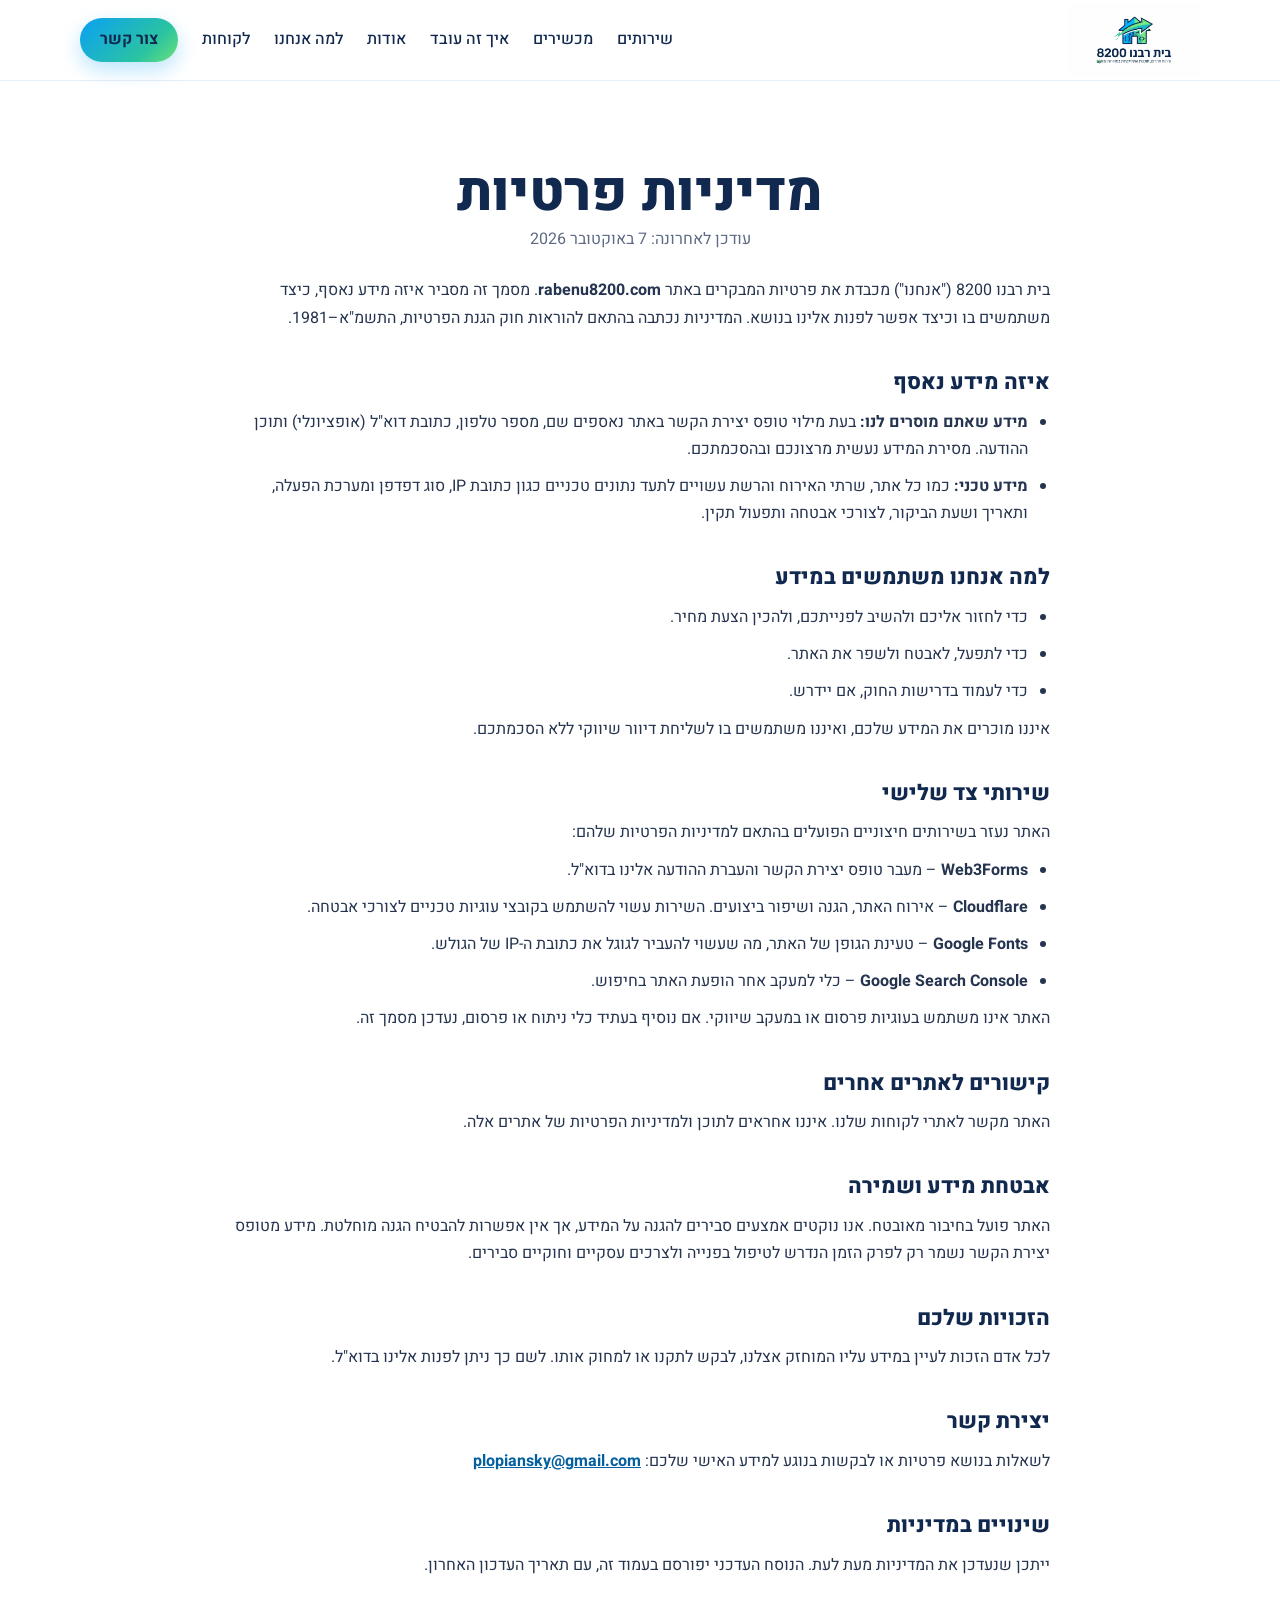
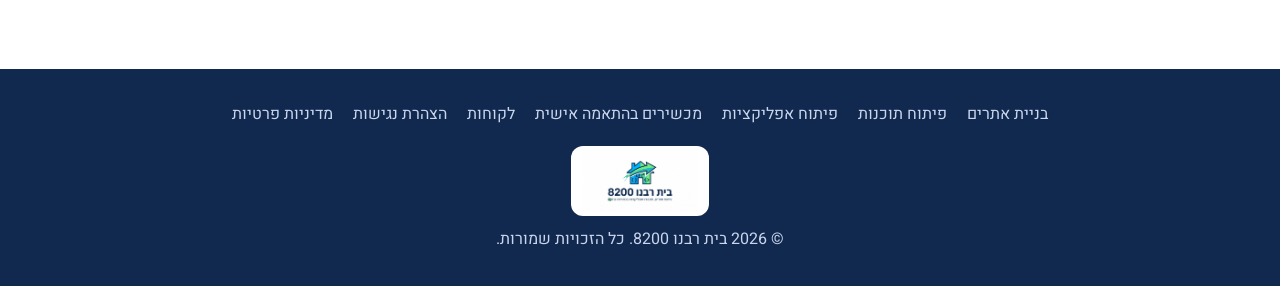
<file: privacy.html>
<!doctype html>
<html lang="he" dir="rtl">
<head>
  <meta charset="utf-8">
  <meta name="viewport" content="width=device-width, initial-scale=1">
  <title>מדיניות פרטיות | בית רבנו 8200</title>
  <meta name="description" content="מדיניות הפרטיות של אתר בית רבנו 8200: איזה מידע נאסף, כיצד משתמשים בו ואיך אפשר לפנות אלינו.">
  <meta name="robots" content="index, follow">
  <link rel="canonical" href="https://rabenu8200.com/privacy">
  <meta property="og:type" content="website">
  <meta property="og:locale" content="he_IL">
  <meta property="og:site_name" content="בית רבנו 8200">
  <meta property="og:title" content="מדיניות פרטיות | בית רבנו 8200">
  <meta property="og:description" content="מדיניות הפרטיות של אתר בית רבנו 8200: איזה מידע נאסף, כיצד משתמשים בו ואיך אפשר לפנות אלינו.">
  <meta property="og:url" content="https://rabenu8200.com/privacy">
  <meta property="og:image" content="https://rabenu8200.com/assets/logo.jpg">
  <link rel="icon" href="/favicon.ico" sizes="any">
  <link rel="icon" type="image/png" sizes="48x48" href="/assets/icon-48.png">
  <link rel="icon" type="image/png" sizes="192x192" href="/assets/icon-192.png">
  <link rel="apple-touch-icon" href="/assets/icon-180.png">
  <link rel="manifest" href="/site.webmanifest">
  <link rel="preconnect" href="https://fonts.googleapis.com">
  <link rel="preconnect" href="https://fonts.gstatic.com" crossorigin>
  <link href="https://fonts.googleapis.com/css2?family=Heebo:wght@400;500;700;800&display=swap" rel="stylesheet">
  <link rel="stylesheet" href="styles.css">
</head>
<body>
<a class="skip" href="#main">דלגו לתוכן הראשי</a>
<header class="site-header" id="top">
  <div class="container nav">
    <a href="index.html" class="brand" aria-label="בית רבנו 8200">
      <img src="assets/logo.jpg" alt="לוגו בית רבנו 8200" width="2000" height="1091">
    </a>
    <button class="menu-toggle" aria-label="תפריט" aria-expanded="false">☰</button>
    <nav class="menu" id="menu">
      <a href="index.html#services">שירותים</a>
      <a href="index.html#devices">מכשירים</a>
      <a href="index.html#process">איך זה עובד</a>
      <a href="index.html#about">אודות</a>
      <a href="index.html#why">למה אנחנו</a>
      <a href="clients.html">לקוחות</a>
      <a href="index.html#contact" class="btn btn-small">צור קשר</a>
    </nav>
  </div>
</header>

<main id="main">
  <section class="section">
    <div class="container narrow legal">
      <h1>מדיניות פרטיות</h1>
      <p class="updated">עודכן לאחרונה: 7 באוקטובר 2026</p>
      <p>בית רבנו 8200 ("אנחנו") מכבדת את פרטיות המבקרים באתר <strong>rabenu8200.com</strong>. מסמך זה מסביר איזה מידע נאסף, כיצד משתמשים בו וכיצד אפשר לפנות אלינו בנושא. המדיניות נכתבה בהתאם להוראות חוק הגנת הפרטיות, התשמ"א–1981.</p>

      <h2>איזה מידע נאסף</h2>
      <ul>
        <li><strong>מידע שאתם מוסרים לנו:</strong> בעת מילוי טופס יצירת הקשר באתר נאספים שם, מספר טלפון, כתובת דוא"ל (אופציונלי) ותוכן ההודעה. מסירת המידע נעשית מרצונכם ובהסכמתכם.</li>
        <li><strong>מידע טכני:</strong> כמו כל אתר, שרתי האירוח והרשת עשויים לתעד נתונים טכניים כגון כתובת IP, סוג דפדפן ומערכת הפעלה, ותאריך ושעת הביקור, לצורכי אבטחה ותפעול תקין.</li>
      </ul>

      <h2>למה אנחנו משתמשים במידע</h2>
      <ul>
        <li>כדי לחזור אליכם ולהשיב לפנייתכם, ולהכין הצעת מחיר.</li>
        <li>כדי לתפעל, לאבטח ולשפר את האתר.</li>
        <li>כדי לעמוד בדרישות החוק, אם יידרש.</li>
      </ul>
      <p>איננו מוכרים את המידע שלכם, ואיננו משתמשים בו לשליחת דיוור שיווקי ללא הסכמתכם.</p>

      <h2>שירותי צד שלישי</h2>
      <p>האתר נעזר בשירותים חיצוניים הפועלים בהתאם למדיניות הפרטיות שלהם:</p>
      <ul>
        <li><strong>Web3Forms</strong> – מעבר טופס יצירת הקשר והעברת ההודעה אלינו בדוא"ל.</li>
        <li><strong>Cloudflare</strong> – אירוח האתר, הגנה ושיפור ביצועים. השירות עשוי להשתמש בקובצי עוגיות טכניים לצורכי אבטחה.</li>
        <li><strong>Google Fonts</strong> – טעינת הגופן של האתר, מה שעשוי להעביר לגוגל את כתובת ה-IP של הגולש.</li>
        <li><strong>Google Search Console</strong> – כלי למעקב אחר הופעת האתר בחיפוש.</li>
      </ul>
      <p>האתר אינו משתמש בעוגיות פרסום או במעקב שיווקי. אם נוסיף בעתיד כלי ניתוח או פרסום, נעדכן מסמך זה.</p>

      <h2>קישורים לאתרים אחרים</h2>
      <p>האתר מקשר לאתרי לקוחות שלנו. איננו אחראים לתוכן ולמדיניות הפרטיות של אתרים אלה.</p>

      <h2>אבטחת מידע ושמירה</h2>
      <p>האתר פועל בחיבור מאובטח. אנו נוקטים אמצעים סבירים להגנה על המידע, אך אין אפשרות להבטיח הגנה מוחלטת. מידע מטופס יצירת הקשר נשמר רק לפרק הזמן הנדרש לטיפול בפנייה ולצרכים עסקיים וחוקיים סבירים.</p>

      <h2>הזכויות שלכם</h2>
      <p>לכל אדם הזכות לעיין במידע עליו המוחזק אצלנו, לבקש לתקנו או למחוק אותו. לשם כך ניתן לפנות אלינו בדוא"ל.</p>

      <h2>יצירת קשר</h2>
      <p>לשאלות בנושא פרטיות או לבקשות בנוגע למידע האישי שלכם: <a href="mailto:plopiansky@gmail.com">plopiansky@gmail.com</a></p>

      <h2>שינויים במדיניות</h2>
      <p>ייתכן שנעדכן את המדיניות מעת לעת. הנוסח העדכני יפורסם בעמוד זה, עם תאריך העדכון האחרון.</p>
    </div>
  </section>
</main>

<footer class="footer">
  <div class="container">
    <div class="footer-links">
      <a href="web-development.html">בניית אתרים</a>
      <a href="software-development.html">פיתוח תוכנות</a>
      <a href="app-development.html">פיתוח אפליקציות</a>
      <a href="custom-devices.html">מכשירים בהתאמה אישית</a>
      <a href="clients.html">לקוחות</a>
      <a href="accessibility.html">הצהרת נגישות</a>
      <a href="privacy.html">מדיניות פרטיות</a>
    </div>
    <img src="assets/logo.jpg" alt="בית רבנו 8200">
    <p>© <span id="year"></span> בית רבנו 8200. כל הזכויות שמורות.</p>
  </div>
</footer>

<script src="script.js"></script>
</body>
</html>
</file>
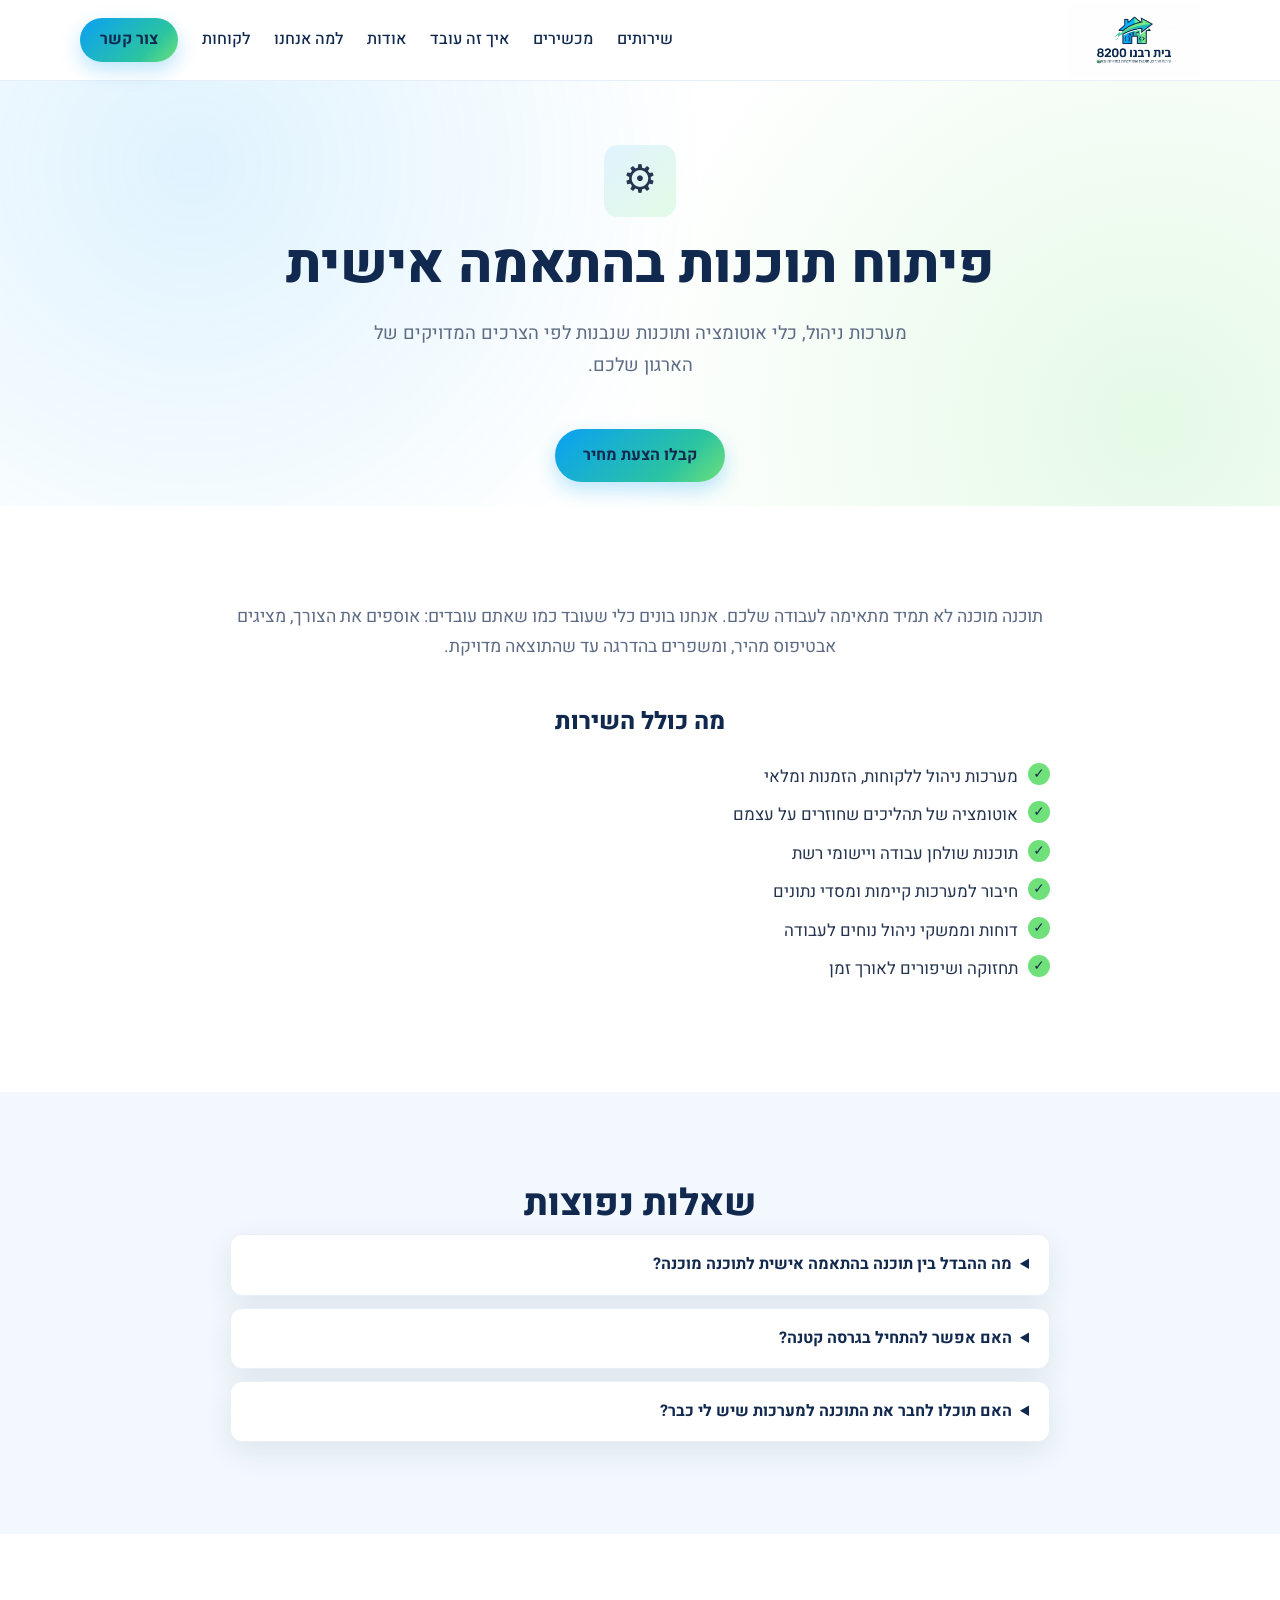
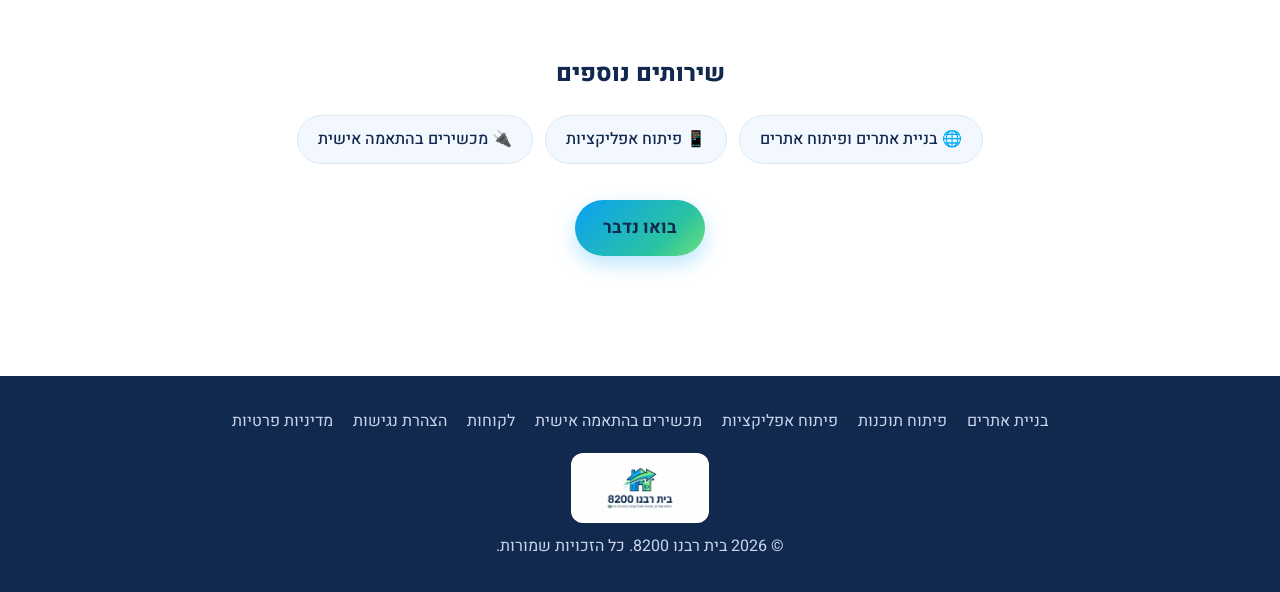
<file: software-development.html>
<!doctype html>
<html lang="he" dir="rtl">
<head>
  <meta charset="utf-8">
  <meta name="viewport" content="width=device-width, initial-scale=1">
  <title>פיתוח תוכנות בהתאמה אישית לעסק | בית רבנו 8200</title>
  <meta name="description" content="בית רבנו 8200 מפתחת תוכנות ומערכות ניהול בהתאמה אישית לעסקים וארגונים, במהירות ובמחיר משתלם.">
  <meta name="robots" content="index, follow">
  <link rel="canonical" href="https://rabenu8200.com/software-development">
  <meta property="og:type" content="website">
  <meta property="og:locale" content="he_IL">
  <meta property="og:title" content="פיתוח תוכנות בהתאמה אישית לעסק | בית רבנו 8200">
  <meta property="og:description" content="בית רבנו 8200 מפתחת תוכנות ומערכות ניהול בהתאמה אישית לעסקים וארגונים, במהירות ובמחיר משתלם.">
  <meta property="og:url" content="https://rabenu8200.com/software-development">
  <meta property="og:image" content="https://rabenu8200.com/assets/logo.jpg">
  <script type="application/ld+json">{"@context": "https://schema.org", "@graph": [{"@type": "Service", "name": "פיתוח תוכנות בהתאמה אישית", "description": "בית רבנו 8200 מפתחת תוכנות ומערכות ניהול בהתאמה אישית לעסקים וארגונים, במהירות ובמחיר משתלם.", "provider": {"@type": "Organization", "name": "בית רבנו 8200", "url": "https://rabenu8200.com/"}, "areaServed": "IL", "url": "https://rabenu8200.com/software-development"}, {"@type": "FAQPage", "mainEntity": [{"@type": "Question", "name": "מה ההבדל בין תוכנה בהתאמה אישית לתוכנה מוכנה?", "acceptedAnswer": {"@type": "Answer", "text": "תוכנה בהתאמה אישית נבנית סביב תהליכי העבודה שלכם, במקום שתתאימו אליה את העבודה."}}, {"@type": "Question", "name": "האם אפשר להתחיל בגרסה קטנה?", "acceptedAnswer": {"@type": "Answer", "text": "כן. נהוג להתחיל באבטיפוס או בגרסה ראשונה ולהרחיב לפי הצורך."}}, {"@type": "Question", "name": "האם תוכלו לחבר את התוכנה למערכות שיש לי כבר?", "acceptedAnswer": {"@type": "Answer", "text": "ברוב המקרים כן, נבדוק זאת בשיחת האפיון."}}]}, {"@type": "BreadcrumbList", "itemListElement": [{"@type": "ListItem", "position": 1, "name": "בית רבנו 8200", "item": "https://rabenu8200.com/"}, {"@type": "ListItem", "position": 2, "name": "פיתוח תוכנות בהתאמה אישית", "item": "https://rabenu8200.com/software-development"}]}]}</script>
  <meta name="keywords" content="פיתוח תוכנות, תוכנה בהתאמה אישית, מערכות ניהול, אוטומציה לעסקים, פיתוח תוכנה בזול, בית רבנו 8200, פינקי לופיאנסקי">
  <meta name="author" content="פינקי לופיאנסקי">
  <meta property="og:site_name" content="בית רבנו 8200">
  <meta name="twitter:card" content="summary_large_image">
  <meta property="og:image:alt" content="לוגו בית רבנו 8200 – בניית אתרים ופיתוח תוכנות">
  <link rel="alternate" hreflang="he" href="https://rabenu8200.com/software-development">
  <link rel="alternate" hreflang="x-default" href="https://rabenu8200.com/software-development">
  <meta name="theme-color" content="#12294f">
  <link rel="icon" href="/favicon.ico" sizes="any">
  <link rel="icon" type="image/png" sizes="48x48" href="/assets/icon-48.png">
  <link rel="icon" type="image/png" sizes="192x192" href="/assets/icon-192.png">
  <link rel="apple-touch-icon" href="/assets/icon-180.png">
  <link rel="manifest" href="/site.webmanifest">
  <link rel="preconnect" href="https://fonts.googleapis.com">
  <link rel="preconnect" href="https://fonts.gstatic.com" crossorigin>
  <link href="https://fonts.googleapis.com/css2?family=Heebo:wght@400;500;700;800&display=swap" rel="stylesheet">
  <link rel="stylesheet" href="styles.css">
</head>
<body>
<a class="skip" href="#main">דלגו לתוכן הראשי</a>

<header class="site-header" id="top">
  <div class="container nav">
    <a href="index.html" class="brand" aria-label="בית רבנו 8200">
      <img src="assets/logo.jpg" alt="לוגו בית רבנו 8200" width="2000" height="1091">
    </a>
    <button class="menu-toggle" aria-label="תפריט" aria-expanded="false">☰</button>
    <nav class="menu" id="menu">
      <a href="index.html#services">שירותים</a>
      <a href="index.html#devices">מכשירים</a>
      <a href="index.html#process">איך זה עובד</a>
      <a href="index.html#about">אודות</a>
      <a href="index.html#why">למה אנחנו</a>
      <a href="clients.html">לקוחות</a>
      <a href="index.html#contact" class="btn btn-small">צור קשר</a>
    </nav>
  </div>
</header>

<main id="main">
  <section class="page-hero">
    <div class="container">
      <div class="icon big">⚙️</div>
      <h1>פיתוח תוכנות בהתאמה אישית</h1>
      <p class="lead">מערכות ניהול, כלי אוטומציה ותוכנות שנבנות לפי הצרכים המדויקים של הארגון שלכם.</p>
      <a href="index.html#contact" class="btn">קבלו הצעת מחיר</a>
    </div>
  </section>

  <section class="section">
    <div class="container narrow">
      <p class="about-text">תוכנה מוכנה לא תמיד מתאימה לעבודה שלכם. אנחנו בונים כלי שעובד כמו שאתם עובדים: אוספים את הצורך, מציגים אבטיפוס מהיר, ומשפרים בהדרגה עד שהתוצאה מדויקת.</p>
      <h2 class="h2-sm">מה כולל השירות</h2>
      <ul class="checks wide"><li>מערכות ניהול ללקוחות, הזמנות ומלאי</li><li>אוטומציה של תהליכים שחוזרים על עצמם</li><li>תוכנות שולחן עבודה ויישומי רשת</li><li>חיבור למערכות קיימות ומסדי נתונים</li><li>דוחות וממשקי ניהול נוחים לעבודה</li><li>תחזוקה ושיפורים לאורך זמן</li></ul>
    </div>
  </section>

  <section class="section alt">
    <div class="container narrow">
      <h2>שאלות נפוצות</h2>
      <div class="faq"><details><summary>מה ההבדל בין תוכנה בהתאמה אישית לתוכנה מוכנה?</summary><p>תוכנה בהתאמה אישית נבנית סביב תהליכי העבודה שלכם, במקום שתתאימו אליה את העבודה.</p></details><details><summary>האם אפשר להתחיל בגרסה קטנה?</summary><p>כן. נהוג להתחיל באבטיפוס או בגרסה ראשונה ולהרחיב לפי הצורך.</p></details><details><summary>האם תוכלו לחבר את התוכנה למערכות שיש לי כבר?</summary><p>ברוב המקרים כן, נבדוק זאת בשיחת האפיון.</p></details></div>
    </div>
  </section>

  <section class="section">
    <div class="container narrow">
      <h2 class="h2-sm">שירותים נוספים</h2>
      <div class="more"><a href="web-development.html">🌐 בניית אתרים ופיתוח אתרים</a><a href="app-development.html">📱 פיתוח אפליקציות</a><a href="custom-devices.html">🔌 מכשירים בהתאמה אישית</a></div>
      <p class="sub" style="margin-top:36px"><a href="index.html#contact" class="btn">בואו נדבר</a></p>
    </div>
  </section>
</main>

<footer class="footer">
  <div class="container">
    <div class="footer-links">
      <a href="web-development.html">בניית אתרים</a>
      <a href="software-development.html">פיתוח תוכנות</a>
      <a href="app-development.html">פיתוח אפליקציות</a>
      <a href="custom-devices.html">מכשירים בהתאמה אישית</a>
      <a href="clients.html">לקוחות</a>
      <a href="accessibility.html">הצהרת נגישות</a>
      <a href="privacy.html">מדיניות פרטיות</a>
    </div>
    <img src="assets/logo.jpg" alt="בית רבנו 8200">
    <p>© <span id="year"></span> בית רבנו 8200. כל הזכויות שמורות.</p>
  </div>
</footer>

<script src="script.js"></script>
</body>
</html>
</file>
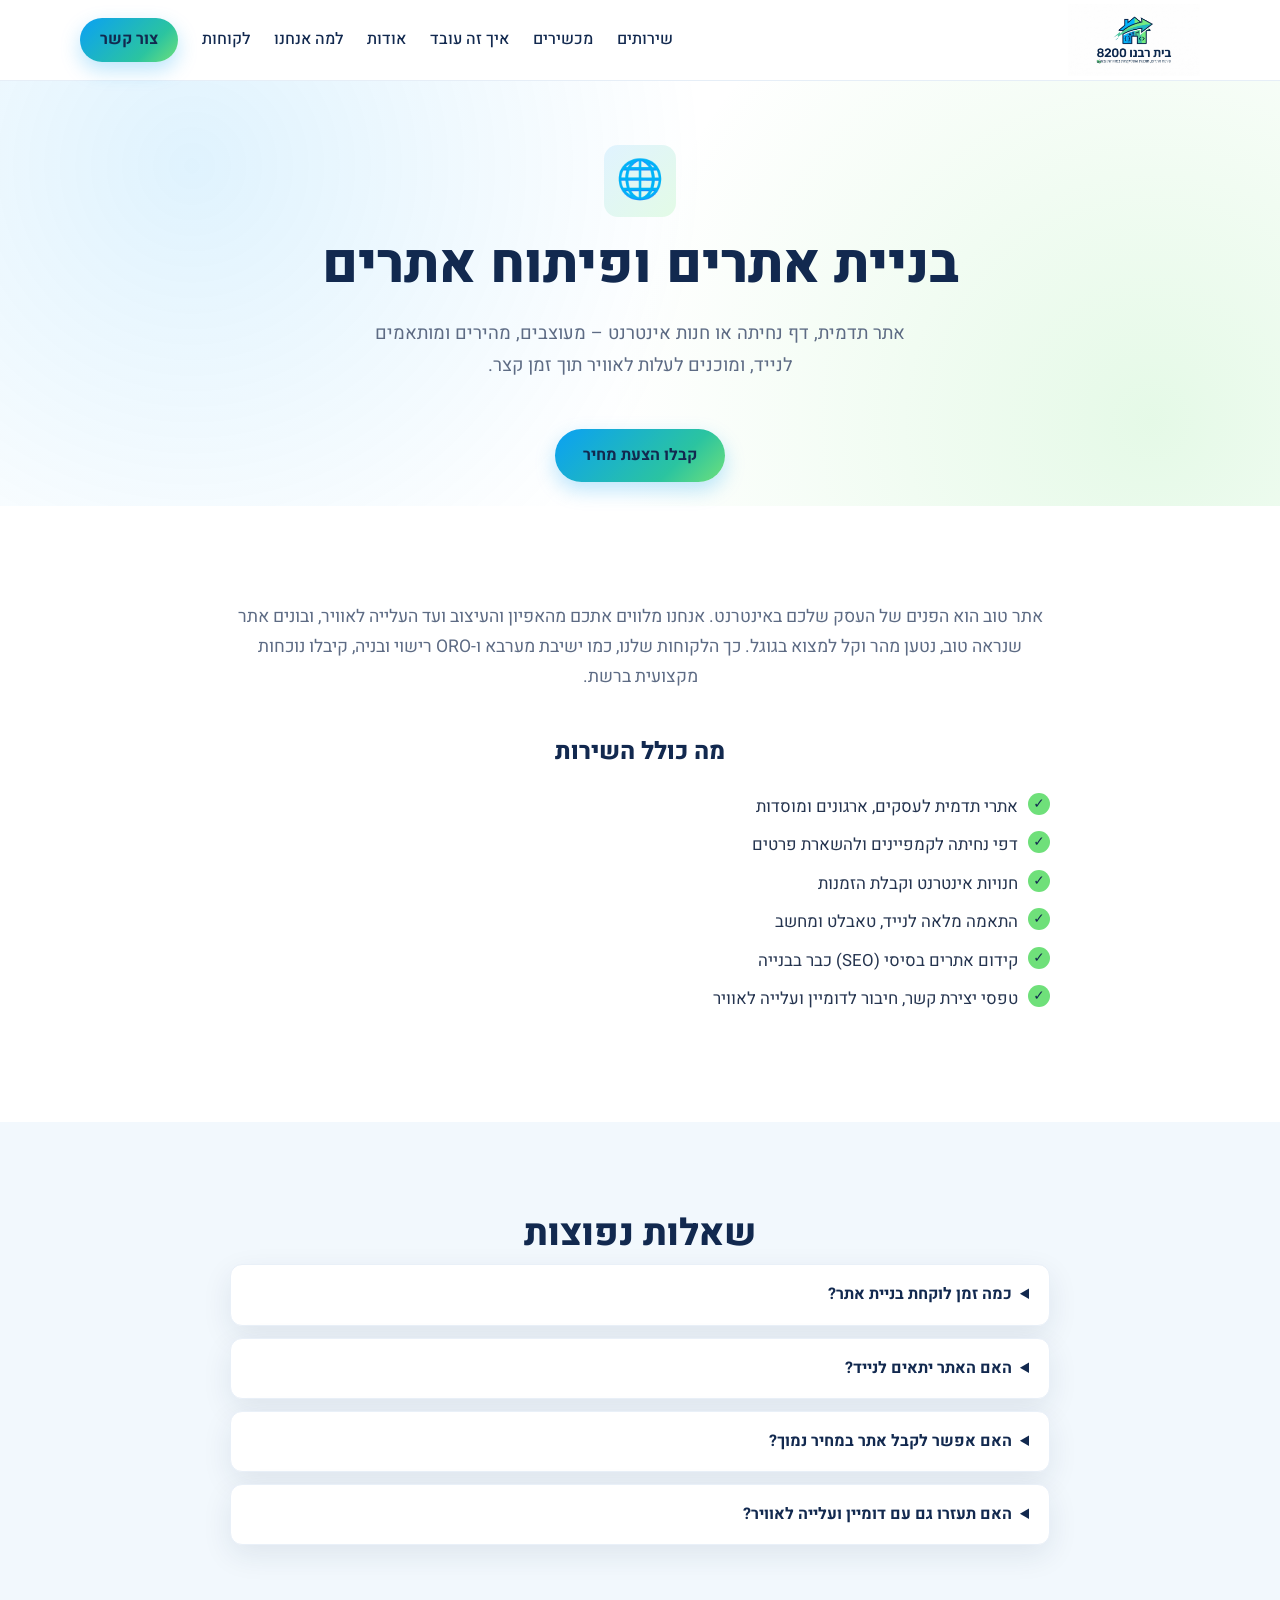
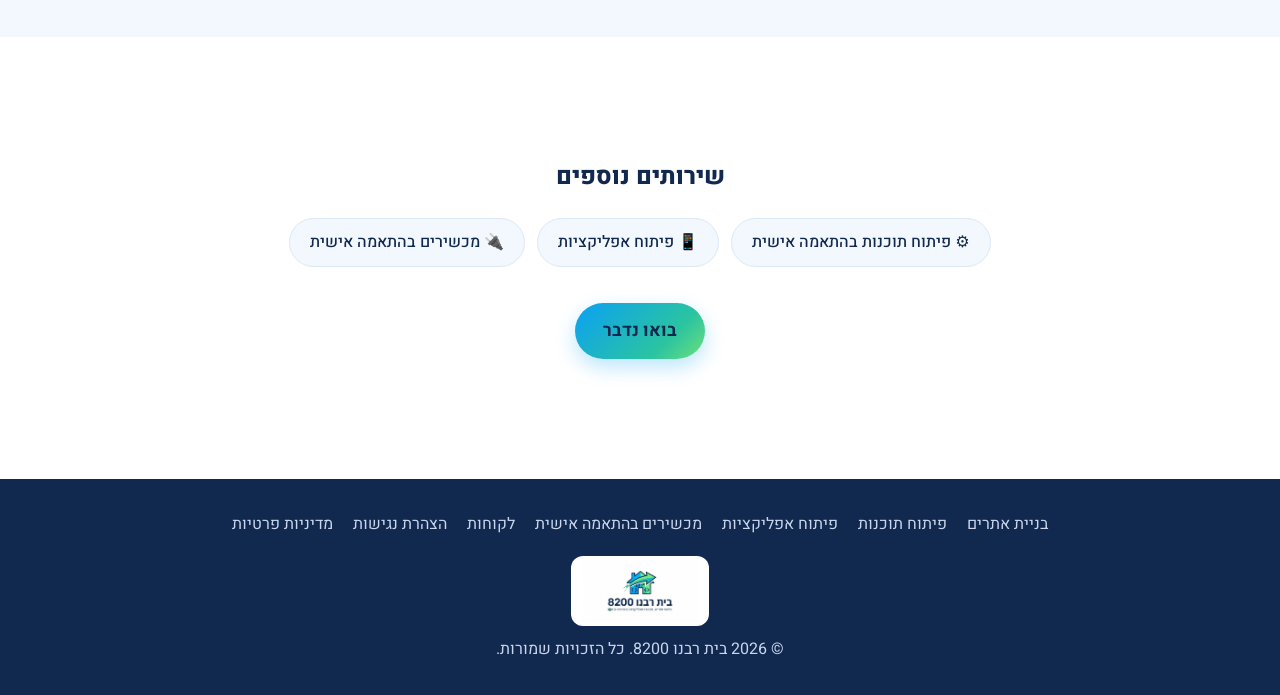
<file: web-development.html>
<!doctype html>
<html lang="he" dir="rtl">
<head>
  <meta charset="utf-8">
  <meta name="viewport" content="width=device-width, initial-scale=1">
  <title>בניית אתרים ופיתוח אתרים במהירות ובמחיר זול | בית רבנו 8200</title>
  <meta name="description" content="בית רבנו 8200 בונה אתרי תדמית, דפי נחיתה וחנויות אינטרנט במהירות ובמחיר משתלם, מעוצבים ומותאמים לנייד וליצירת לקוחות.">
  <meta name="robots" content="index, follow">
  <link rel="canonical" href="https://rabenu8200.com/web-development">
  <meta property="og:type" content="website">
  <meta property="og:locale" content="he_IL">
  <meta property="og:title" content="בניית אתרים ופיתוח אתרים במהירות ובמחיר זול | בית רבנו 8200">
  <meta property="og:description" content="בית רבנו 8200 בונה אתרי תדמית, דפי נחיתה וחנויות אינטרנט במהירות ובמחיר משתלם, מעוצבים ומותאמים לנייד וליצירת לקוחות.">
  <meta property="og:url" content="https://rabenu8200.com/web-development">
  <meta property="og:image" content="https://rabenu8200.com/assets/logo.jpg">
  <script type="application/ld+json">{"@context": "https://schema.org", "@graph": [{"@type": "Service", "name": "בניית אתרים ופיתוח אתרים", "description": "בית רבנו 8200 בונה אתרי תדמית, דפי נחיתה וחנויות אינטרנט במהירות ובמחיר משתלם, מעוצבים ומותאמים לנייד וליצירת לקוחות.", "provider": {"@type": "Organization", "name": "בית רבנו 8200", "url": "https://rabenu8200.com/"}, "areaServed": "IL", "url": "https://rabenu8200.com/web-development"}, {"@type": "FAQPage", "mainEntity": [{"@type": "Question", "name": "כמה זמן לוקחת בניית אתר?", "acceptedAnswer": {"@type": "Answer", "text": "אתר תדמית פשוט יכול להיות מוכן תוך ימים עד שבועות, בהתאם להיקף ולמהירות העברת התכנים. נציג לכם לוח זמנים בהצעת המחיר."}}, {"@type": "Question", "name": "האם האתר יתאים לנייד?", "acceptedAnswer": {"@type": "Answer", "text": "כן. כל האתרים שלנו מותאמים למסכי נייד, טאבלט ומחשב."}}, {"@type": "Question", "name": "האם אפשר לקבל אתר במחיר נמוך?", "acceptedAnswer": {"@type": "Answer", "text": "כן. אנחנו מתמחים בפיתוח מהיר ובמחיר משתלם, והצעת המחיר ברורה מראש."}}, {"@type": "Question", "name": "האם תעזרו גם עם דומיין ועלייה לאוויר?", "acceptedAnswer": {"@type": "Answer", "text": "כן, נסייע בחיבור הדומיין, בהעלאת האתר ובהגדרת טופס יצירת קשר."}}]}, {"@type": "BreadcrumbList", "itemListElement": [{"@type": "ListItem", "position": 1, "name": "בית רבנו 8200", "item": "https://rabenu8200.com/"}, {"@type": "ListItem", "position": 2, "name": "בניית אתרים ופיתוח אתרים", "item": "https://rabenu8200.com/web-development"}]}]}</script>
  <meta name="keywords" content="בניית אתרים, פיתוח אתרים, בניית אתרים בזול, בניית אתר תדמית, דף נחיתה, חנות אינטרנטית, בניית אתר מהיר, בית רבנו 8200, פינקי לופיאנסקי">
  <meta name="author" content="פינקי לופיאנסקי">
  <meta property="og:site_name" content="בית רבנו 8200">
  <meta name="twitter:card" content="summary_large_image">
  <meta property="og:image:alt" content="לוגו בית רבנו 8200 – בניית אתרים ופיתוח תוכנות">
  <link rel="alternate" hreflang="he" href="https://rabenu8200.com/web-development">
  <link rel="alternate" hreflang="x-default" href="https://rabenu8200.com/web-development">
  <meta name="theme-color" content="#12294f">
  <link rel="icon" href="/favicon.ico" sizes="any">
  <link rel="icon" type="image/png" sizes="48x48" href="/assets/icon-48.png">
  <link rel="icon" type="image/png" sizes="192x192" href="/assets/icon-192.png">
  <link rel="apple-touch-icon" href="/assets/icon-180.png">
  <link rel="manifest" href="/site.webmanifest">
  <link rel="preconnect" href="https://fonts.googleapis.com">
  <link rel="preconnect" href="https://fonts.gstatic.com" crossorigin>
  <link href="https://fonts.googleapis.com/css2?family=Heebo:wght@400;500;700;800&display=swap" rel="stylesheet">
  <link rel="stylesheet" href="styles.css">
</head>
<body>
<a class="skip" href="#main">דלגו לתוכן הראשי</a>

<header class="site-header" id="top">
  <div class="container nav">
    <a href="index.html" class="brand" aria-label="בית רבנו 8200">
      <img src="assets/logo.jpg" alt="לוגו בית רבנו 8200" width="2000" height="1091">
    </a>
    <button class="menu-toggle" aria-label="תפריט" aria-expanded="false">☰</button>
    <nav class="menu" id="menu">
      <a href="index.html#services">שירותים</a>
      <a href="index.html#devices">מכשירים</a>
      <a href="index.html#process">איך זה עובד</a>
      <a href="index.html#about">אודות</a>
      <a href="index.html#why">למה אנחנו</a>
      <a href="clients.html">לקוחות</a>
      <a href="index.html#contact" class="btn btn-small">צור קשר</a>
    </nav>
  </div>
</header>

<main id="main">
  <section class="page-hero">
    <div class="container">
      <div class="icon big">🌐</div>
      <h1>בניית אתרים ופיתוח אתרים</h1>
      <p class="lead">אתר תדמית, דף נחיתה או חנות אינטרנט – מעוצבים, מהירים ומותאמים לנייד, ומוכנים לעלות לאוויר תוך זמן קצר.</p>
      <a href="index.html#contact" class="btn">קבלו הצעת מחיר</a>
    </div>
  </section>

  <section class="section">
    <div class="container narrow">
      <p class="about-text">אתר טוב הוא הפנים של העסק שלכם באינטרנט. אנחנו מלווים אתכם מהאפיון והעיצוב ועד העלייה לאוויר, ובונים אתר שנראה טוב, נטען מהר וקל למצוא בגוגל. כך הלקוחות שלנו, כמו ישיבת מערבא ו-ORO רישוי ובניה, קיבלו נוכחות מקצועית ברשת.</p>
      <h2 class="h2-sm">מה כולל השירות</h2>
      <ul class="checks wide"><li>אתרי תדמית לעסקים, ארגונים ומוסדות</li><li>דפי נחיתה לקמפיינים ולהשארת פרטים</li><li>חנויות אינטרנט וקבלת הזמנות</li><li>התאמה מלאה לנייד, טאבלט ומחשב</li><li>קידום אתרים בסיסי (SEO) כבר בבנייה</li><li>טפסי יצירת קשר, חיבור לדומיין ועלייה לאוויר</li></ul>
    </div>
  </section>

  <section class="section alt">
    <div class="container narrow">
      <h2>שאלות נפוצות</h2>
      <div class="faq"><details><summary>כמה זמן לוקחת בניית אתר?</summary><p>אתר תדמית פשוט יכול להיות מוכן תוך ימים עד שבועות, בהתאם להיקף ולמהירות העברת התכנים. נציג לכם לוח זמנים בהצעת המחיר.</p></details><details><summary>האם האתר יתאים לנייד?</summary><p>כן. כל האתרים שלנו מותאמים למסכי נייד, טאבלט ומחשב.</p></details><details><summary>האם אפשר לקבל אתר במחיר נמוך?</summary><p>כן. אנחנו מתמחים בפיתוח מהיר ובמחיר משתלם, והצעת המחיר ברורה מראש.</p></details><details><summary>האם תעזרו גם עם דומיין ועלייה לאוויר?</summary><p>כן, נסייע בחיבור הדומיין, בהעלאת האתר ובהגדרת טופס יצירת קשר.</p></details></div>
    </div>
  </section>

  <section class="section">
    <div class="container narrow">
      <h2 class="h2-sm">שירותים נוספים</h2>
      <div class="more"><a href="software-development.html">⚙️ פיתוח תוכנות בהתאמה אישית</a><a href="app-development.html">📱 פיתוח אפליקציות</a><a href="custom-devices.html">🔌 מכשירים בהתאמה אישית</a></div>
      <p class="sub" style="margin-top:36px"><a href="index.html#contact" class="btn">בואו נדבר</a></p>
    </div>
  </section>
</main>

<footer class="footer">
  <div class="container">
    <div class="footer-links">
      <a href="web-development.html">בניית אתרים</a>
      <a href="software-development.html">פיתוח תוכנות</a>
      <a href="app-development.html">פיתוח אפליקציות</a>
      <a href="custom-devices.html">מכשירים בהתאמה אישית</a>
      <a href="clients.html">לקוחות</a>
      <a href="accessibility.html">הצהרת נגישות</a>
      <a href="privacy.html">מדיניות פרטיות</a>
    </div>
    <img src="assets/logo.jpg" alt="בית רבנו 8200">
    <p>© <span id="year"></span> בית רבנו 8200. כל הזכויות שמורות.</p>
  </div>
</footer>

<script src="script.js"></script>
</body>
</html>
</file>
<file: styles.css>
:root {
  --navy: #12294f;
  --blue: #0aa0f5;
  --link: #0560a0;
  --green: #6fe07a;
  --bg: #ffffff;
  --alt: #f2f8fd;
  --text: #25344f;
  --muted: #5d6b84;
  --radius: 16px;
  --shadow: 0 10px 30px rgba(18, 41, 79, .09);
}

* { box-sizing: border-box; margin: 0; padding: 0; }
html { scroll-behavior: smooth; scroll-padding-top: 80px; }
body { font-family: "Heebo", system-ui, sans-serif; color: var(--text); background: var(--bg); line-height: 1.7; }
img { max-width: 100%; display: block; }
a { color: inherit; }
.container { width: min(1120px, 100% - 32px); margin-inline: auto; }

/* Header */
.site-header { position: sticky; top: 0; z-index: 50; background: rgba(255,255,255,.92); backdrop-filter: blur(8px); border-bottom: 1px solid #e6eef7; }
.nav { display: flex; align-items: center; justify-content: space-between; height: 80px; }
.brand img { height: 72px; margin: 0; width: auto; mix-blend-mode: multiply; }
.menu { display: flex; align-items: center; gap: 24px; font-weight: 500; }
.menu a { text-decoration: none; color: var(--navy); }
.menu a:hover { color: var(--link); }
.menu-toggle { display: none; background: none; border: 0; font-size: 1.6rem; color: var(--navy); cursor: pointer; }

/* Buttons */
.btn { display: inline-block; background: linear-gradient(135deg, var(--blue), #2bc4a0 70%, var(--green)); color: var(--navy) !important; font-weight: 700; padding: 13px 28px; border-radius: 999px; border: 0; text-decoration: none; cursor: pointer; font: inherit; font-weight: 700; box-shadow: 0 8px 20px rgba(10,160,245,.28); transition: transform .15s; }
.btn:hover { transform: translateY(-2px); }
.btn-small { padding: 8px 20px; }
.btn-ghost { background: transparent; color: var(--navy) !important; border: 2px solid var(--navy); box-shadow: none; }

/* Hero */
.hero { padding: 72px 0 80px; background: radial-gradient(circle at 15% 20%, rgba(10,160,245,.13), transparent 45%), radial-gradient(circle at 90% 80%, rgba(111,224,122,.18), transparent 45%); }
.hero-grid { display: grid; grid-template-columns: 1.1fr .9fr; gap: 48px; align-items: center; }
.eyebrow { display: inline-block; background: #e3f3fe; color: var(--link); font-weight: 700; padding: 4px 16px; border-radius: 999px; margin-bottom: 16px; }
h1 { font-size: clamp(2rem, 4.5vw, 3.4rem); line-height: 1.2; color: var(--navy); font-weight: 800; }
.grad { background: linear-gradient(90deg, #0584cc, #1c9c4a); -webkit-background-clip: text; background-clip: text; color: transparent; }
.lead { font-size: 1.15rem; color: var(--muted); margin: 20px 0 28px; max-width: 560px; }
.cta-row { display: flex; gap: 14px; flex-wrap: wrap; }
.stats { list-style: none; display: flex; gap: 32px; margin-top: 40px; flex-wrap: wrap; }
.stats strong { display: block; font-size: 1.4rem; color: var(--navy); }
.stats span { color: var(--muted); font-size: .95rem; }

.code-card { background: var(--navy); border-radius: var(--radius); box-shadow: var(--shadow); padding: 20px 24px; color: #dbe7ff; transform: rotate(-2deg); }
.dots { display: flex; gap: 6px; margin-bottom: 14px; }
.dots i { width: 11px; height: 11px; border-radius: 50%; background: #ff6b6b; }
.dots i:nth-child(2) { background: #ffd166; }
.dots i:nth-child(3) { background: var(--green); }
.code-card pre { font-family: "Fira Code", Consolas, monospace; font-size: .95rem; line-height: 1.8; white-space: pre-wrap; }
.code-card .c { color: #7f93b8; } .code-card .k { color: var(--blue); } .code-card .s { color: var(--green); }

/* Sections */
.section { padding: 80px 0; }
.section.alt { background: var(--alt); }
h2 { font-size: clamp(1.7rem, 3vw, 2.3rem); color: var(--navy); font-weight: 800; text-align: center; }
.sub { text-align: center; color: var(--muted); margin: 8px 0 40px; font-size: 1.1rem; }
.sub.left { text-align: start; }

.cards { display: grid; grid-template-columns: repeat(auto-fit, minmax(230px, 1fr)); gap: 24px; }
.cards.three { margin-top: 40px; }
.card { background: #fff; border-radius: var(--radius); padding: 28px 24px; box-shadow: var(--shadow); border: 1px solid #e9f0f8; transition: transform .2s; }
.card:hover { transform: translateY(-5px); }
.icon { font-size: 2rem; width: 56px; height: 56px; display: grid; place-items: center; border-radius: 14px; background: linear-gradient(135deg, #e0f3ff, #e3fbe6); margin-bottom: 14px; }
.card h3 { color: var(--navy); margin-bottom: 6px; }
.card p { color: var(--muted); }

.split { display: grid; grid-template-columns: 1.1fr .9fr; gap: 48px; align-items: center; }
.split h2 { text-align: start; margin-bottom: 8px; }
.checks { list-style: none; margin: 0 0 28px; }
.checks li { padding-inline-start: 32px; position: relative; margin-bottom: 10px; }
.checks li::before { content: "✓"; position: absolute; inset-inline-start: 0; width: 22px; height: 22px; border-radius: 50%; background: var(--green); color: var(--navy); font-weight: 800; text-align: center; line-height: 22px; font-size: .85rem; }

.device-visual { display: grid; place-items: center; }
.chip { position: relative; width: 240px; height: 240px; border-radius: 28px; background: linear-gradient(135deg, var(--blue), var(--green)); display: grid; place-items: center; box-shadow: var(--shadow); }
.chip b { font-size: 2.6rem; color: var(--navy); letter-spacing: 2px; direction: ltr; }
.chip span { position: absolute; background: var(--navy); border-radius: 3px; }
.chip span:nth-child(1), .chip span:nth-child(2) { width: 70%; height: 6px; left: 15%; }
.chip span:nth-child(1) { top: -14px; } .chip span:nth-child(2) { bottom: -14px; }
.chip span:nth-child(3), .chip span:nth-child(4) { height: 70%; width: 6px; top: 15%; }
.chip span:nth-child(3) { left: -14px; } .chip span:nth-child(4) { right: -14px; }

.steps { list-style: none; display: grid; grid-template-columns: repeat(auto-fit, minmax(220px, 1fr)); gap: 24px; counter-reset: s; }
.steps li { text-align: center; padding: 8px 12px; }
.steps b { display: grid; place-items: center; width: 52px; height: 52px; margin: 0 auto 12px; border-radius: 50%; background: linear-gradient(135deg, var(--blue), var(--green)); color: var(--navy); font-size: 1.3rem; }
.steps h3 { color: var(--navy); }
.steps p { color: var(--muted); }

/* Contact */
.section.cta { background: linear-gradient(135deg, #e8f5ff, #eafbed); }
.contact { display: grid; grid-template-columns: 1fr 1fr; gap: 48px; align-items: start; }
.contact h2 { text-align: start; }
.contact-line { font-size: 1.15rem; margin-bottom: 8px; }
.contact-line a { text-decoration: none; font-weight: 700; color: var(--navy); }
.note { font-size: .85rem; color: var(--muted); margin-top: 16px; }
.form { background: #fff; border-radius: var(--radius); padding: 28px; box-shadow: var(--shadow); display: grid; gap: 16px; }
.form label { display: grid; gap: 6px; font-weight: 500; color: var(--navy); }
.form input, .form textarea { font: inherit; padding: 11px 14px; border: 1.5px solid #d5e1ee; border-radius: 10px; background: #fbfdff; }
.form input:focus, .form textarea:focus { outline: none; border-color: var(--blue); box-shadow: 0 0 0 3px rgba(10,160,245,.18); }
.form-msg { color: #1b8a3a; font-weight: 500; min-height: 1.4em; }

.footer { background: var(--navy); color: #c9d6ee; padding: 32px 0; text-align: center; }
.footer img { height: 70px; margin: 0 auto 10px; background: #fff; border-radius: 12px; padding: 4px 12px; }

/* Responsive */
@media (max-width: 860px) {
  .hero-grid, .split, .contact { grid-template-columns: 1fr; }
  .hero-visual { order: -1; display: none; }
  .menu-toggle { display: block; }
  .menu { display: none; position: absolute; top: 80px; inset-inline: 0; background: #fff; flex-direction: column; padding: 20px; gap: 16px; border-bottom: 1px solid #e6eef7; }
  .menu.open { display: flex; }
  .section { padding: 56px 0; }
}

/* Clients page */
.menu a[aria-current="page"] { color: var(--link); font-weight: 700; }
.page-hero { padding: 64px 0 24px; text-align: center; background: radial-gradient(circle at 15% 20%, rgba(10,160,245,.13), transparent 45%), radial-gradient(circle at 90% 80%, rgba(111,224,122,.18), transparent 45%); }
.page-hero .lead { margin-inline: auto; }
.clients { display: grid; grid-template-columns: repeat(auto-fit, minmax(200px, 250px)); gap: 28px; justify-content: center; }
.client { display: block; text-align: center; text-decoration: none; background: #fff; border: 1px solid #e9f0f8; border-radius: var(--radius); box-shadow: var(--shadow); padding: 24px; transition: transform .2s, box-shadow .2s; }
.client:hover { transform: translateY(-6px); box-shadow: 0 16px 36px rgba(18,41,79,.15); }
.client-logo { height: 220px; display: grid; place-items: center; border-radius: 12px; background: #fff; margin-bottom: 16px; overflow: hidden; }
.client-logo.oro { background: #2f4a33; }
.client-logo img { max-height: 200px; width: auto; object-fit: contain; }
.client-logo.oro img { max-height: 210px; }
.client h3 { color: var(--navy); }
.visit { color: var(--link); font-weight: 500; direction: ltr; display: inline-block; }
.inline-link { color: var(--link); font-weight: 700; }

.narrow { width: min(820px, 100% - 32px); }
.about-text { font-size: 1.1rem; margin-top: 16px; text-align: center; color: var(--muted); }
.about-text strong { color: var(--navy); }
.about-text a { color: var(--link); font-weight: 700; }

/* Service pages */
.icon.big { width: 72px; height: 72px; font-size: 2.4rem; margin: 0 auto 16px; }
.page-hero .btn { margin-top: 20px; }
.h2-sm { font-size: 1.5rem; margin: 40px 0 20px; }
.checks.wide li { font-size: 1.05rem; }
.card h3 a { text-decoration: none; color: inherit; }
.card h3 a:hover { color: var(--link); }
.faq details { background: #fff; border: 1px solid #e9f0f8; border-radius: 12px; padding: 16px 20px; margin-bottom: 12px; box-shadow: var(--shadow); }
.faq summary { cursor: pointer; font-weight: 700; color: var(--navy); }
.faq details p { margin-top: 10px; color: var(--muted); }
.more { display: flex; flex-wrap: wrap; gap: 12px; justify-content: center; }
.more a { text-decoration: none; background: var(--alt); color: var(--navy); font-weight: 500; padding: 10px 20px; border-radius: 999px; border: 1px solid #dbe9f6; }
.more a:hover { border-color: var(--link); color: var(--link); }

.footer-links { display: flex; flex-wrap: wrap; gap: 8px 20px; justify-content: center; margin-bottom: 18px; }
.footer-links a { color: #c9d6ee; text-decoration: none; }
.footer-links a:hover { color: var(--green); }

.client-static { cursor: default; }
.client-static:hover { transform: none; box-shadow: var(--shadow); }

/* Accessibility */
.skip { position: absolute; inset-inline-start: 8px; top: -60px; background: var(--navy); color: #fff; padding: 10px 18px; border-radius: 8px; z-index: 100; text-decoration: none; font-weight: 700; }
.skip:focus { top: 8px; }
a:focus-visible, button:focus-visible, input:focus-visible, textarea:focus-visible, summary:focus-visible { outline: 3px solid var(--navy); outline-offset: 3px; }
.btn:focus-visible { outline-color: #000; }
.footer a:focus-visible { outline-color: #fff; }
@media (prefers-reduced-motion: reduce) { html { scroll-behavior: auto; } * { transition: none !important; animation: none !important; } }
.legal { text-align: start; }
.legal h1 { text-align: center; }
.legal h2 { text-align: start; font-size: 1.35rem; margin: 32px 0 8px; }
.legal p, .legal li { color: var(--text); margin-bottom: 10px; }
.legal ul { padding-inline-start: 22px; margin-bottom: 10px; }
.legal a { color: var(--link); font-weight: 700; }
.legal .updated { color: var(--muted); text-align: center; margin-bottom: 24px; }
.form-note { font-size: .9rem; color: var(--muted); }
.form-note a { color: var(--link); }
</file>
